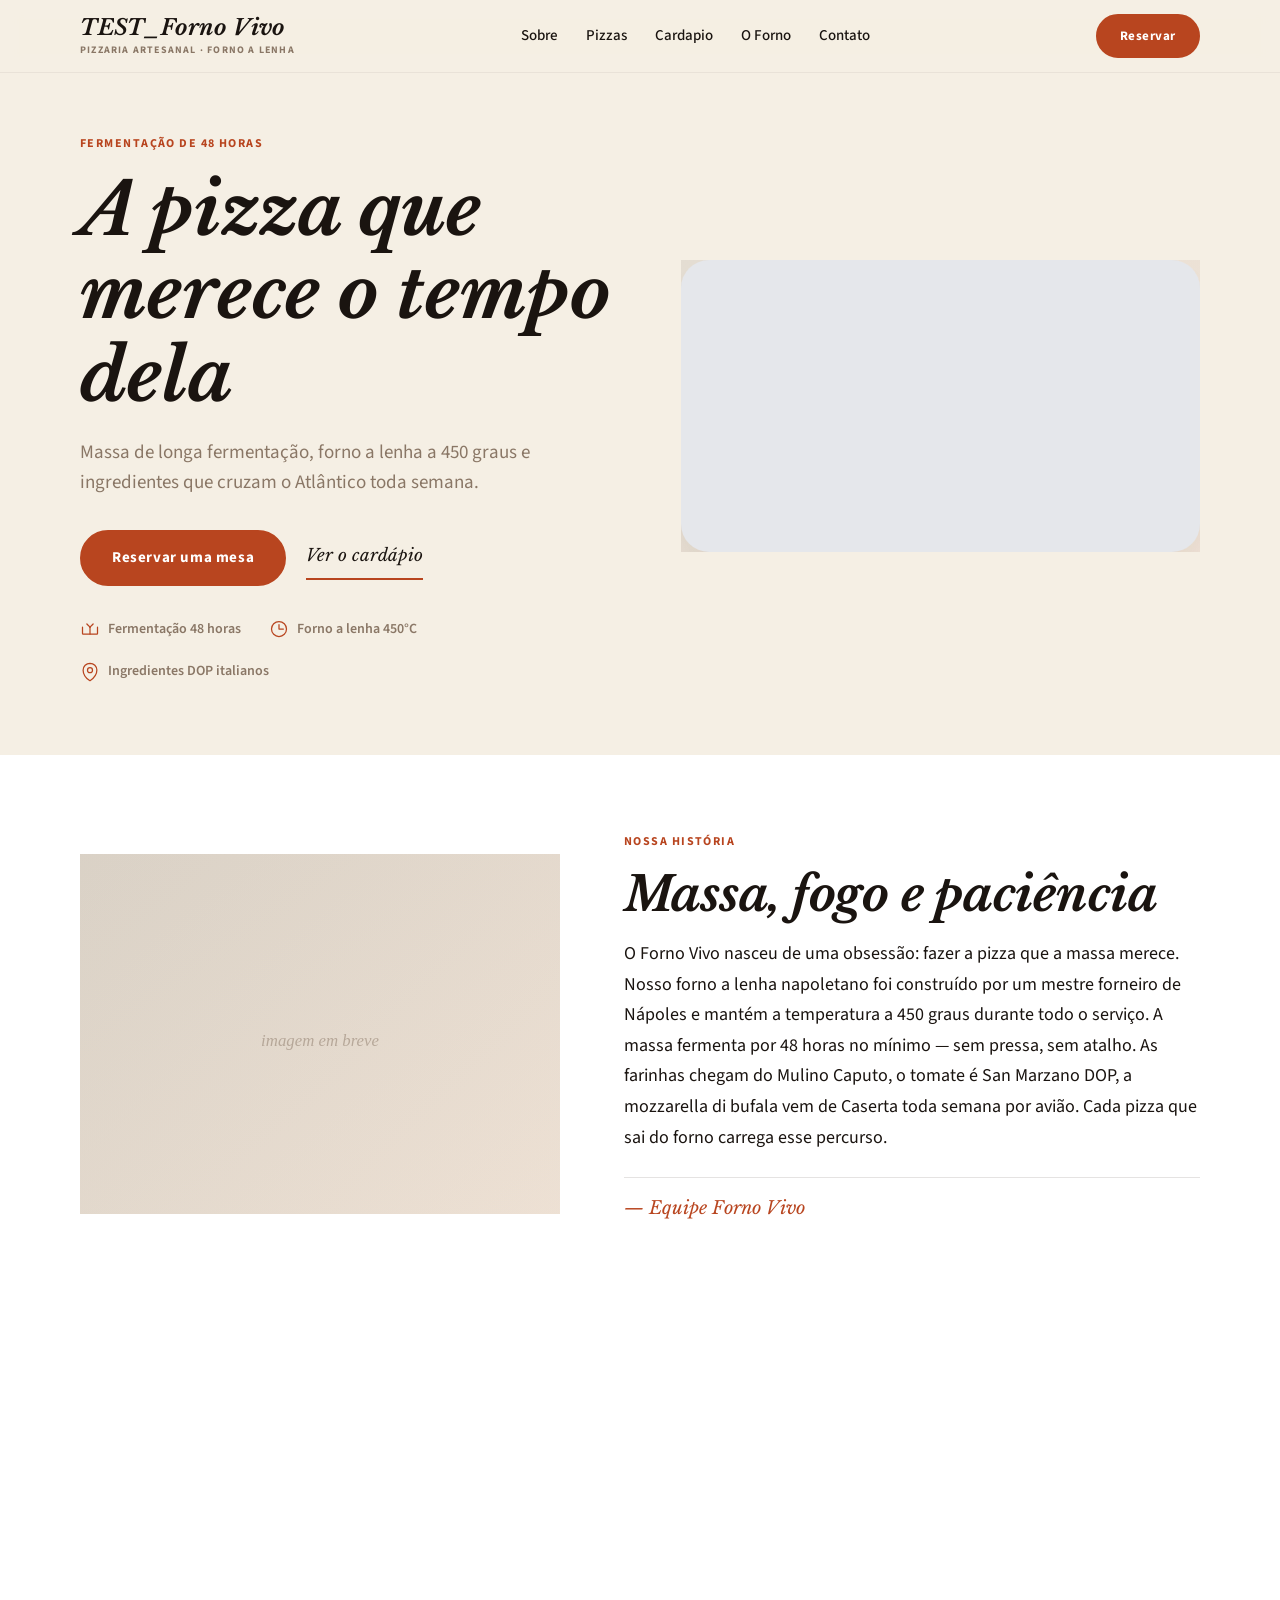
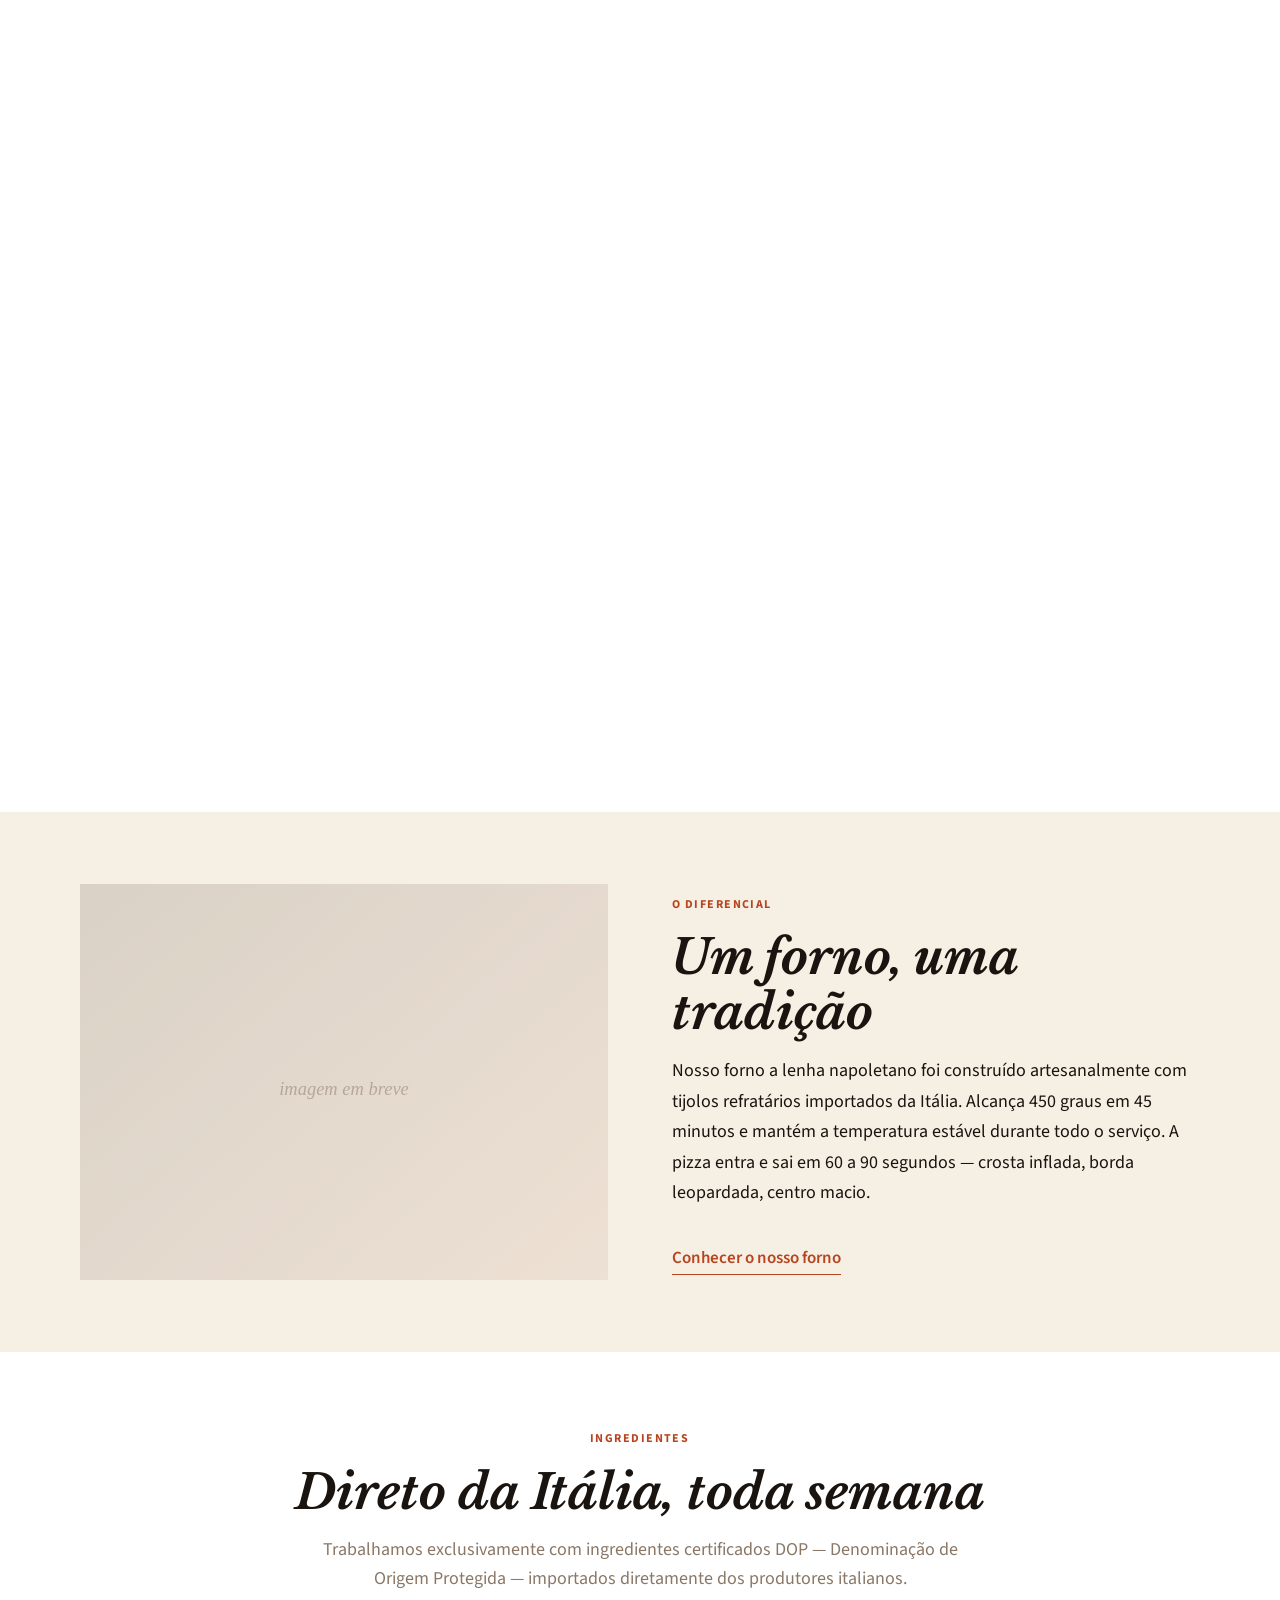
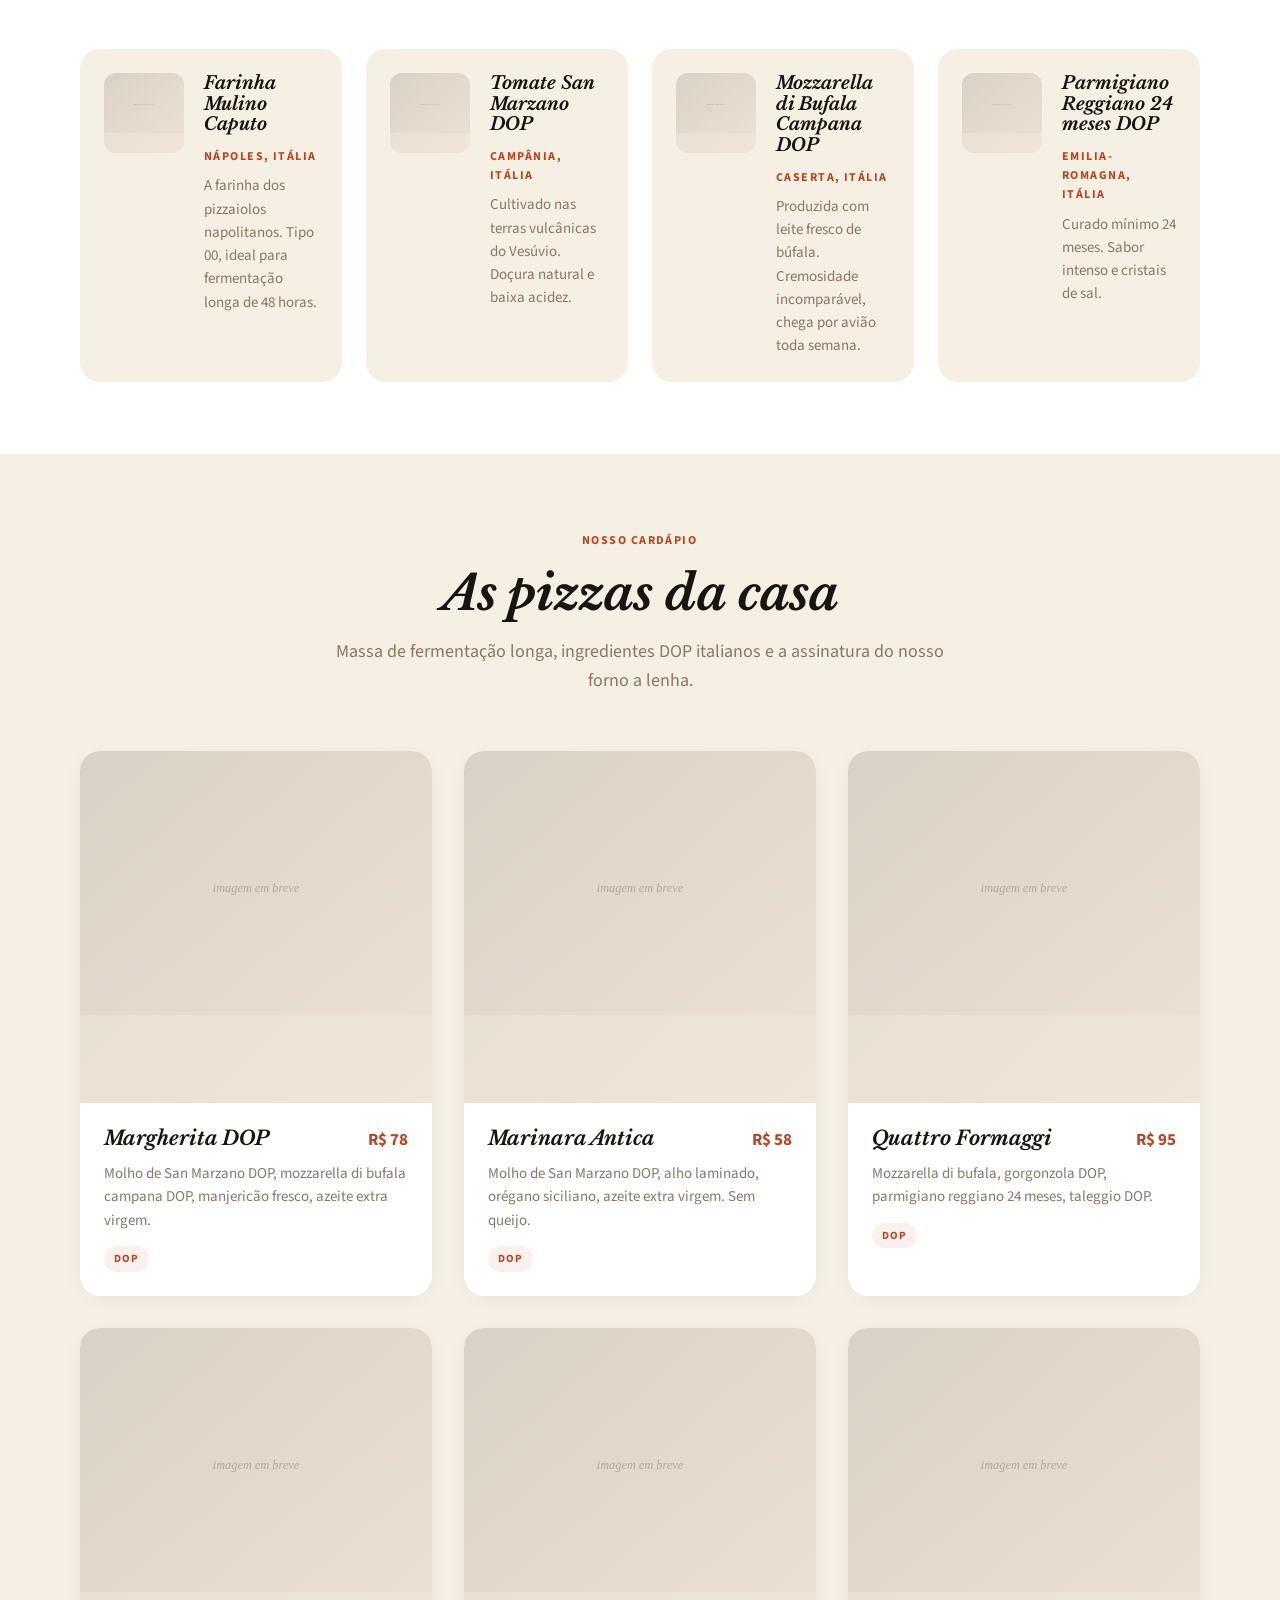
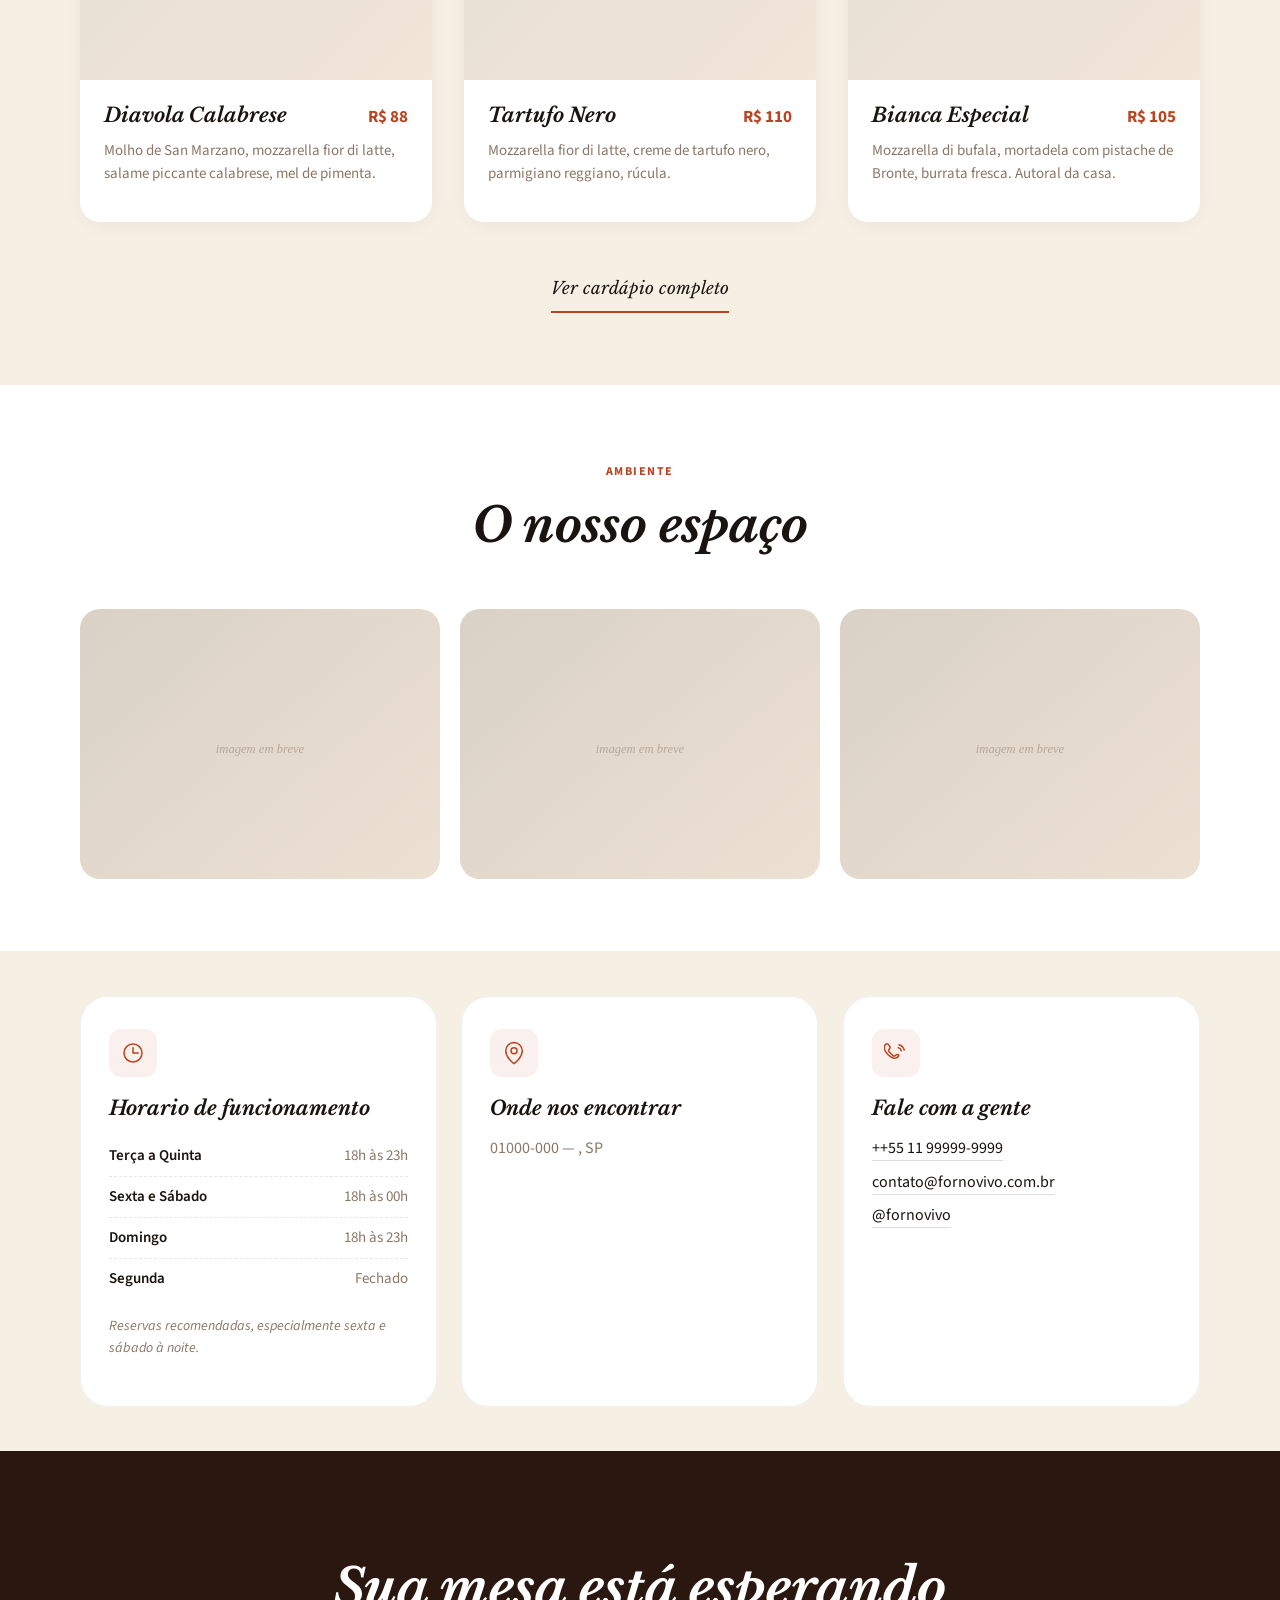
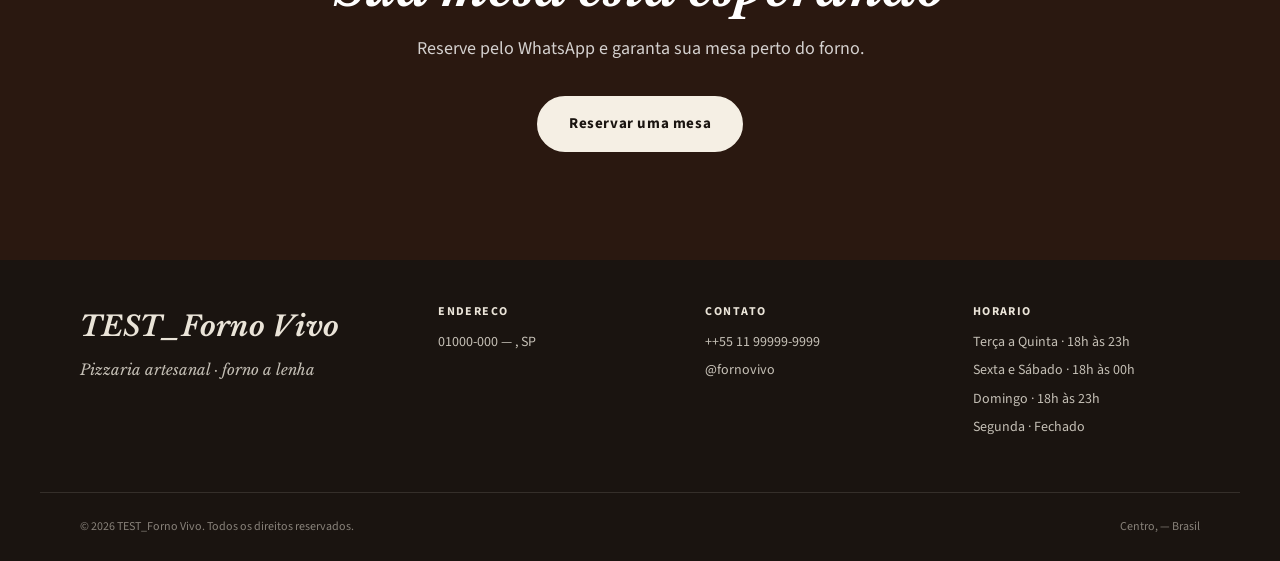
<file: index.html>
<!DOCTYPE html>
<html lang="pt-BR">
<head>
  <meta charset="UTF-8">
  <meta name="viewport" content="width=device-width, initial-scale=1.0">

  <!-- SEO -->
  <title>TEST_Forno Vivo | Pizzaria artesanal · forno a lenha em Centro, </title>
  <meta name="description" content="Pizzaria artesanal com forno a lenha em São Paulo. Massa de fermentação de 48 horas e ingredientes DOP italianos. Reserve sua mesa.">

  <!-- OpenGraph -->
  <meta property="og:title" content="TEST_Forno Vivo | Pizzaria artesanal · forno a lenha">
  <meta property="og:description" content="Pizzaria artesanal com forno a lenha em São Paulo. Massa de fermentação de 48 horas e ingredientes DOP italianos. Reserve sua mesa.">
  <meta property="og:image" content="assets/og-placeholder.jpg">
  <meta property="og:type" content="restaurant.restaurant">
  <meta property="og:locale" content="pt_BR">

  <!-- Twitter -->
  <meta name="twitter:card" content="summary_large_image">

  <!-- Favicon -->
  <link rel="icon" type="image/png" href="assets/favicon.png">

  <!-- Google Fonts -->
  <link rel="preconnect" href="https://fonts.googleapis.com">
  <link rel="preconnect" href="https://fonts.gstatic.com" crossorigin>
  <link href="https://fonts.googleapis.com/css2?family=Libre+Baskerville:ital,wght@0,400;0,700;1,400;1,700&family=Source+Sans+3:wght@300;400;600;700&display=swap" rel="stylesheet">

  <link rel="stylesheet" href="style.css">

  <!-- Schema.org Restaurant -->
  <script type="application/ld+json">
  {
    "@context": "https://schema.org",
    "@type": "Restaurant",
    "name": "TEST_Forno Vivo",
    "image": "assets/og-placeholder.jpg",
    "telephone": "+",
    "servesCuisine": "Pizzaria artesanal · forno a lenha",
    "priceRange": "$$$",
    "address": {
      "@type": "PostalAddress",
      "streetAddress": "",
      "addressLocality": "",
      "postalCode": "01000-000",
      "addressCountry": "BR"
    },
    "url": "https://fornovivo.com.br"
  }
  </script>
<script>window.__imgFallback=function(img,label){img.onerror=null;img.alt=label||'';img.style.cssText='background:#e5e7eb;min-height:40px';img.src='data:image/svg+xml,%3Csvg xmlns%3D%22http%3A%2F%2Fwww.w3.org%2F2000%2Fsvg%22 viewBox%3D%220 0 1 1%22%3E%3C%2Fsvg%3E';};</script>
</head>
<body>

  <!-- ============================================ -->
  <!-- NAVBAR -->
  <!-- ============================================ -->
  <header class="navbar">
    <div class="container nav-inner">
      <a href="index.html" class="brand">
        <span class="brand-name">TEST_Forno Vivo</span>
        <span class="brand-tag">Pizzaria artesanal · forno a lenha</span>
      </a>
      <nav class="nav-links" aria-label="Navegacao principal">
        <a href="#manifesto">Sobre</a>
        <a href="#menu-highlights">Pizzas</a>
        <a href="menu.html">Cardapio</a>
        <a href="forno.html">O Forno</a>
        <a href="#info">Contato</a>
      </nav>
      <a href="https://wa.me/?text=Ol%C3%A1%2C%20gostaria%20de%20reservar%20uma%20mesa%20no%20Forno%20Vivo." class="cta-primary cta-primary--compact" aria-label="Reservar via WhatsApp">
        Reservar
      </a>
    </div>
  </header>

  <!-- ============================================ -->
  <!-- 1. HERO -->
  <!-- ============================================ -->
  <section class="hero" id="top">
    <div class="container hero-grid">
      <div class="hero-text">
        <span class="eyebrow fade-up">Fermentação de 48 horas</span>
        <h1 class="hero-title fade-up fade-up-delay-1">A pizza que merece o <em>tempo</em> dela</h1>
        <p class="hero-sub fade-up fade-up-delay-2">Massa de longa fermentação, forno a lenha a 450 graus e ingredientes que cruzam o Atlântico toda semana.</p>
        <div class="hero-ctas fade-up fade-up-delay-3">
          <a href="https://wa.me/?text=Ol%C3%A1%2C%20gostaria%20de%20reservar%20uma%20mesa%20no%20Forno%20Vivo." class="cta-primary">
            Reservar uma mesa
          </a>
          <a href="menu.html" class="cta-secondary">
            Ver o cardápio
          </a>
        </div>
        <ul class="hero-badges fade-up fade-up-delay-4" aria-label="Destaques">
          <li>
            <svg class="badge-icon" xmlns="http://www.w3.org/2000/svg" width="20" height="20" viewBox="0 0 256 256" fill="none" stroke="currentColor" stroke-width="16" stroke-linecap="round" stroke-linejoin="round"><path d="M224,104v80a8,8,0,0,1-8,8H40a8,8,0,0,1-8-8V104"/><path d="M128,192V104"/><path d="M128,104,88,64"/><path d="M128,104l40-40"/></svg>
            Fermentação 48 horas
          </li>
          <li>
            <svg class="badge-icon" xmlns="http://www.w3.org/2000/svg" width="20" height="20" viewBox="0 0 256 256" fill="none" stroke="currentColor" stroke-width="16" stroke-linecap="round" stroke-linejoin="round"><circle cx="128" cy="128" r="96"/><polyline points="128 72 128 128 184 128"/></svg>
            Forno a lenha 450°C
          </li>
          <li>
            <svg class="badge-icon" xmlns="http://www.w3.org/2000/svg" width="20" height="20" viewBox="0 0 256 256" fill="none" stroke="currentColor" stroke-width="16" stroke-linecap="round" stroke-linejoin="round"><path d="M128,16a88,88,0,0,0-88,88c0,75.3,80,131.5,83.4,133.86a8,8,0,0,0,9.2,0C136,235.5,216,179.3,216,104A88.1,88.1,0,0,0,128,16Z"/><circle cx="128" cy="104" r="32"/></svg>
            Ingredientes DOP italianos
          </li>
        </ul>
      </div>
      <figure class="hero-image img-fallback fade-up fade-up-delay-2">
        <img src="https://8ispuxmgjxgu2r5q.public.blob.vercel-storage.com/stock-photos/ristoranti/hero/ristoranti-hero-08.webp" alt="Pizza margherita saindo do forno a lenha no Forno Vivo" width="1600" height="900" onerror="window.__imgFallback(this,'imagem em breve')">
      </figure>
    </div>
  </section>

  <!-- ============================================ -->
  <!-- 2. MANIFESTO / CHI SIAMO -->
  <!-- ============================================ -->
  <section class="manifesto" id="manifesto">
    <div class="container manifesto-grid">
      <figure class="manifesto-image img-fallback fade-up">
        <img src="https://8ispuxmgjxgu2r5q.public.blob.vercel-storage.com/stock-photos/ristoranti/ambiente/ristoranti-ambiente-08.webp" alt="Interior do Forno Vivo com forno a lenha ao fundo e mesas de madeira" loading="lazy" width="1200" height="800" onerror="window.__imgFallback(this,'imagem em breve')">
      </figure>
      <div class="manifesto-text">
        <span class="eyebrow fade-up">Nossa história</span>
        <h2 class="section-title fade-up fade-up-delay-1">Massa, fogo e paciência</h2>
        <p class="manifesto-body fade-up fade-up-delay-2">O Forno Vivo nasceu de uma obsessão: fazer a pizza que a massa merece. Nosso forno a lenha napoletano foi construído por um mestre forneiro de Nápoles e mantém a temperatura a 450 graus durante todo o serviço. A massa fermenta por 48 horas no mínimo — sem pressa, sem atalho. As farinhas chegam do Mulino Caputo, o tomate é San Marzano DOP, a mozzarella di bufala vem de Caserta toda semana por avião. Cada pizza que sai do forno carrega esse percurso.</p>
        <p class="manifesto-signature fade-up fade-up-delay-3">— Equipe Forno Vivo</p>
      </div>
    </div>
  </section>

  <!-- ============================================ -->
  <!-- 3. SCROLL ANIMATION — food-rustic -->
  <!-- scrollAnimationId: food-rustic -->
  <!-- ============================================ -->
  <section class="scroll-animation" id="scroll-anim" aria-label="Sequencia cinematografica: massa artesanal de longa fermentacao">
    <div class="scroll-anim-pin">
      <canvas id="scroll-canvas" aria-hidden="true"></canvas>
    </div>
  </section>

  <!-- ============================================ -->
  <!-- 4. IL FORNO (differenziatore) -->
  <!-- ============================================ -->
  <section class="forno-section" id="forno">
    <div class="container forno-grid">
      <figure class="forno-image img-fallback fade-up">
        <img src="https://8ispuxmgjxgu2r5q.public.blob.vercel-storage.com/stock-photos/ristoranti/detalhe/ristoranti-detalhe-07.webp" alt="Forno a lenha napoletano do Forno Vivo com chama viva" loading="lazy" width="1200" height="800" onerror="window.__imgFallback(this,'imagem em breve')">
      </figure>
      <div class="forno-text">
        <span class="eyebrow fade-up">O diferencial</span>
        <h2 class="section-title fade-up fade-up-delay-1">Um forno, uma tradição</h2>
        <p class="forno-body fade-up fade-up-delay-2">Nosso forno a lenha napoletano foi construído artesanalmente com tijolos refratários importados da Itália. Alcança 450 graus em 45 minutos e mantém a temperatura estável durante todo o serviço. A pizza entra e sai em 60 a 90 segundos — crosta inflada, borda leopardada, centro macio.</p>
        <a href="forno.html" class="cta-link fade-up fade-up-delay-3">Conhecer o nosso forno</a>
      </div>
    </div>
  </section>

  <!-- ============================================ -->
  <!-- 5. INGREDIENTI DOP -->
  <!-- ============================================ -->
  <section class="dop" id="dop">
    <div class="container">
      <header class="section-header">
        <span class="eyebrow fade-up">Ingredientes</span>
        <h2 class="section-title fade-up fade-up-delay-1">Direto da Itália, toda semana</h2>
        <p class="section-lede fade-up fade-up-delay-2">Trabalhamos exclusivamente com ingredientes certificados DOP — Denominação de Origem Protegida — importados diretamente dos produtores italianos.</p>
      </header>
      <div class="dop-grid">
        <article class="dop-card stagger-card" data-stagger="0">
          <div class="dop-card-image img-fallback">
            <img src="https://8ispuxmgjxgu2r5q.public.blob.vercel-storage.com/stock-photos/ristoranti/ambiente/ristoranti-ambiente-02.webp" alt="Saco de farinha Mulino Caputo tipo 00" loading="lazy" width="600" height="400" onerror="window.__imgFallback(this,'imagem em breve')">
          </div>
          <div>
            <h3 class="dop-card-name">Farinha Mulino Caputo</h3>
            <p class="dop-card-origin">Nápoles, Itália</p>
            <p class="dop-card-desc">A farinha dos pizzaiolos napolitanos. Tipo 00, ideal para fermentação longa de 48 horas.</p>
          </div>
        </article>
        <article class="dop-card stagger-card" data-stagger="1">
          <div class="dop-card-image img-fallback">
            <img src="https://8ispuxmgjxgu2r5q.public.blob.vercel-storage.com/stock-photos/ristoranti/detalhe/ristoranti-detalhe-16.webp" alt="Tomates San Marzano DOP em lata" loading="lazy" width="600" height="400" onerror="window.__imgFallback(this,'imagem em breve')">
          </div>
          <div>
            <h3 class="dop-card-name">Tomate San Marzano DOP</h3>
            <p class="dop-card-origin">Campânia, Itália</p>
            <p class="dop-card-desc">Cultivado nas terras vulcânicas do Vesúvio. Doçura natural e baixa acidez.</p>
          </div>
        </article>
        <article class="dop-card stagger-card" data-stagger="2">
          <div class="dop-card-image img-fallback">
            <img src="https://8ispuxmgjxgu2r5q.public.blob.vercel-storage.com/stock-photos/ristoranti/equipe/ristoranti-equipe-08.webp" alt="Mozzarella di bufala campana fresca" loading="lazy" width="600" height="400" onerror="window.__imgFallback(this,'imagem em breve')">
          </div>
          <div>
            <h3 class="dop-card-name">Mozzarella di Bufala Campana DOP</h3>
            <p class="dop-card-origin">Caserta, Itália</p>
            <p class="dop-card-desc">Produzida com leite fresco de búfala. Cremosidade incomparável, chega por avião toda semana.</p>
          </div>
        </article>
        <article class="dop-card stagger-card" data-stagger="3">
          <div class="dop-card-image img-fallback">
            <img src="https://8ispuxmgjxgu2r5q.public.blob.vercel-storage.com/stock-photos/ristoranti/ambiente/ristoranti-ambiente-05.webp" alt="Pedaço de parmigiano reggiano curado" loading="lazy" width="600" height="400" onerror="window.__imgFallback(this,'imagem em breve')">
          </div>
          <div>
            <h3 class="dop-card-name">Parmigiano Reggiano 24 meses DOP</h3>
            <p class="dop-card-origin">Emilia-Romagna, Itália</p>
            <p class="dop-card-desc">Curado mínimo 24 meses. Sabor intenso e cristais de sal.</p>
          </div>
        </article>
      </div>
    </div>
  </section>

  <!-- ============================================ -->
  <!-- 6. MENU HIGHLIGHTS -->
  <!-- ============================================ -->
  <section class="menu-hl" id="menu-highlights">
    <div class="container">
      <header class="section-header">
        <span class="eyebrow fade-up">Nosso cardápio</span>
        <h2 class="section-title fade-up fade-up-delay-1">As pizzas da casa</h2>
        <p class="section-lede fade-up fade-up-delay-2">Massa de fermentação longa, ingredientes DOP italianos e a assinatura do nosso forno a lenha.</p>
      </header>
      <div class="menu-hl-grid">
        <article class="menu-hl-card stagger-card" data-stagger="0">
          <div class="menu-hl-card-image img-fallback">
            <img src="https://8ispuxmgjxgu2r5q.public.blob.vercel-storage.com/stock-photos/ristoranti/ambiente/ristoranti-ambiente-04.webp" alt="Pizza margherita DOP com mozzarella di bufala e manjericão" loading="lazy" width="800" height="800" onerror="window.__imgFallback(this,'imagem em breve')">
          </div>
          <div class="menu-hl-card-body">
            <div class="menu-hl-card-head">
              <h3 class="menu-hl-card-title">Margherita DOP</h3>
              <span class="menu-hl-card-price">R$ 78</span>
            </div>
            <p class="menu-hl-card-desc">Molho de San Marzano DOP, mozzarella di bufala campana DOP, manjericão fresco, azeite extra virgem.</p>
            <span class="dop-badge">DOP</span>
          </div>
        </article>
        <article class="menu-hl-card stagger-card" data-stagger="1">
          <div class="menu-hl-card-image img-fallback">
            <img src="https://8ispuxmgjxgu2r5q.public.blob.vercel-storage.com/stock-photos/ristoranti/detalhe/ristoranti-detalhe-05.webp" alt="Pizza marinara com alho e orégano" loading="lazy" width="800" height="800" onerror="window.__imgFallback(this,'imagem em breve')">
          </div>
          <div class="menu-hl-card-body">
            <div class="menu-hl-card-head">
              <h3 class="menu-hl-card-title">Marinara Antica</h3>
              <span class="menu-hl-card-price">R$ 58</span>
            </div>
            <p class="menu-hl-card-desc">Molho de San Marzano DOP, alho laminado, orégano siciliano, azeite extra virgem. Sem queijo.</p>
            <span class="dop-badge">DOP</span>
          </div>
        </article>
        <article class="menu-hl-card stagger-card" data-stagger="2">
          <div class="menu-hl-card-image img-fallback">
            <img src="https://8ispuxmgjxgu2r5q.public.blob.vercel-storage.com/stock-photos/ristoranti/equipe/ristoranti-equipe-06.webp" alt="Pizza quattro formaggi com quatro queijos italianos" loading="lazy" width="800" height="800" onerror="window.__imgFallback(this,'imagem em breve')">
          </div>
          <div class="menu-hl-card-body">
            <div class="menu-hl-card-head">
              <h3 class="menu-hl-card-title">Quattro Formaggi</h3>
              <span class="menu-hl-card-price">R$ 95</span>
            </div>
            <p class="menu-hl-card-desc">Mozzarella di bufala, gorgonzola DOP, parmigiano reggiano 24 meses, taleggio DOP.</p>
            <span class="dop-badge">DOP</span>
          </div>
        </article>
        <article class="menu-hl-card stagger-card" data-stagger="3">
          <div class="menu-hl-card-image img-fallback">
            <img src="https://8ispuxmgjxgu2r5q.public.blob.vercel-storage.com/stock-photos/ristoranti/ambiente/ristoranti-ambiente-16.webp" alt="Pizza diavola com salame calabrese e mel de pimenta" loading="lazy" width="800" height="800" onerror="window.__imgFallback(this,'imagem em breve')">
          </div>
          <div class="menu-hl-card-body">
            <div class="menu-hl-card-head">
              <h3 class="menu-hl-card-title">Diavola Calabrese</h3>
              <span class="menu-hl-card-price">R$ 88</span>
            </div>
            <p class="menu-hl-card-desc">Molho de San Marzano, mozzarella fior di latte, salame piccante calabrese, mel de pimenta.</p>
            
          </div>
        </article>
        <article class="menu-hl-card stagger-card" data-stagger="4">
          <div class="menu-hl-card-image img-fallback">
            <img src="https://8ispuxmgjxgu2r5q.public.blob.vercel-storage.com/stock-photos/ristoranti/detalhe/ristoranti-detalhe-03.webp" alt="Pizza tartufo nero com trufa e rúcula" loading="lazy" width="800" height="800" onerror="window.__imgFallback(this,'imagem em breve')">
          </div>
          <div class="menu-hl-card-body">
            <div class="menu-hl-card-head">
              <h3 class="menu-hl-card-title">Tartufo Nero</h3>
              <span class="menu-hl-card-price">R$ 110</span>
            </div>
            <p class="menu-hl-card-desc">Mozzarella fior di latte, creme de tartufo nero, parmigiano reggiano, rúcula.</p>
            
          </div>
        </article>
        <article class="menu-hl-card stagger-card" data-stagger="5">
          <div class="menu-hl-card-image img-fallback">
            <img src="https://8ispuxmgjxgu2r5q.public.blob.vercel-storage.com/stock-photos/ristoranti/equipe/ristoranti-equipe-02.webp" alt="Pizza bianca com mortadela, pistache e burrata" loading="lazy" width="800" height="800" onerror="window.__imgFallback(this,'imagem em breve')">
          </div>
          <div class="menu-hl-card-body">
            <div class="menu-hl-card-head">
              <h3 class="menu-hl-card-title">Bianca Especial</h3>
              <span class="menu-hl-card-price">R$ 105</span>
            </div>
            <p class="menu-hl-card-desc">Mozzarella di bufala, mortadela com pistache de Bronte, burrata fresca. Autoral da casa.</p>
            
          </div>
        </article>
      </div>
      <div class="menu-hl-foot fade-up">
        <a href="menu.html" class="cta-secondary">Ver cardápio completo</a>
      </div>
    </div>
  </section>

  <!-- ============================================ -->
  <!-- 7. AMBIENTE -->
  <!-- ============================================ -->
  <section class="ambiente" id="ambiente">
    <div class="container">
      <header class="section-header">
        <span class="eyebrow fade-up">Ambiente</span>
        <h2 class="section-title fade-up fade-up-delay-1">O nosso espaço</h2>
      </header>
      <div class="ambiente-grid">
        <figure class="ambiente-tile img-fallback stagger-card" data-stagger="0">
          <img src="https://8ispuxmgjxgu2r5q.public.blob.vercel-storage.com/stock-photos/ristoranti/ambiente/ristoranti-ambiente-06.webp" alt="Salão interno do Forno Vivo com forno a lenha visível ao fundo" loading="lazy" width="1200" height="800" onerror="window.__imgFallback(this,'imagem em breve')">
        </figure>
        <figure class="ambiente-tile img-fallback stagger-card" data-stagger="1">
          <img src="https://8ispuxmgjxgu2r5q.public.blob.vercel-storage.com/stock-photos/ristoranti/detalhe/ristoranti-detalhe-06.webp" alt="Área externa do Forno Vivo com mesas e iluminação quente" loading="lazy" width="1200" height="800" onerror="window.__imgFallback(this,'imagem em breve')">
        </figure>
        <figure class="ambiente-tile img-fallback stagger-card" data-stagger="2">
          <img src="https://8ispuxmgjxgu2r5q.public.blob.vercel-storage.com/stock-photos/ristoranti/equipe/ristoranti-equipe-01.webp" alt="Detalhe da mesa posta com pizza e taça de vinho" loading="lazy" width="1200" height="800" onerror="window.__imgFallback(this,'imagem em breve')">
        </figure>
      </div>
    </div>
  </section>

  <!-- ============================================ -->
  <!-- 8. INFO — orari, indirizzo, mappa -->
  <!-- ============================================ -->
  <section class="info" id="info">
    <div class="container info-grid">

      <div class="info-block fade-up">
        <div class="info-icon-wrap" aria-hidden="true">
          <svg xmlns="http://www.w3.org/2000/svg" width="24" height="24" viewBox="0 0 256 256" fill="none" stroke="currentColor" stroke-width="16" stroke-linecap="round" stroke-linejoin="round"><circle cx="128" cy="128" r="96"/><polyline points="128 72 128 128 184 128"/></svg>
        </div>
        <h3 class="info-title">Horario de funcionamento</h3>
        <ul class="hours-list">
          <li>
            <span class="hours-day">Terça a Quinta</span>
            <span class="hours-time">18h às 23h</span>
          </li>
          <li>
            <span class="hours-day">Sexta e Sábado</span>
            <span class="hours-time">18h às 00h</span>
          </li>
          <li>
            <span class="hours-day">Domingo</span>
            <span class="hours-time">18h às 23h</span>
          </li>
          <li>
            <span class="hours-day">Segunda</span>
            <span class="hours-time">Fechado</span>
          </li>
        </ul>
        <p style="margin-top:16px;font-size:14px;font-style:italic;color:var(--brand-muted);">Reservas recomendadas, especialmente sexta e sábado à noite.</p>
      </div>

      <div class="info-block fade-up">
        <div class="info-icon-wrap" aria-hidden="true">
          <svg xmlns="http://www.w3.org/2000/svg" width="24" height="24" viewBox="0 0 256 256" fill="none" stroke="currentColor" stroke-width="16" stroke-linecap="round" stroke-linejoin="round"><path d="M128,16a88,88,0,0,0-88,88c0,75.3,80,131.5,83.4,133.86a8,8,0,0,0,9.2,0C136,235.5,216,179.3,216,104A88.1,88.1,0,0,0,128,16Z"/><circle cx="128" cy="104" r="32"/></svg>
        </div>
        <h3 class="info-title">Onde nos encontrar</h3>
        <address class="info-address">
          <span class="address-street"></span>
          <span class="address-city">01000-000 — , SP</span>
        </address>
      </div>

      <div class="info-block fade-up">
        <div class="info-icon-wrap" aria-hidden="true">
          <svg xmlns="http://www.w3.org/2000/svg" width="24" height="24" viewBox="0 0 256 256" fill="none" stroke="currentColor" stroke-width="16" stroke-linecap="round" stroke-linejoin="round"><path d="M159.4,40A80.1,80.1,0,0,1,216,96.6"/><path d="M151.1,70.9a48,48,0,0,1,34,34"/><path d="M156.4,151.6a23.6,23.6,0,0,0-32.6.6h0a23.6,23.6,0,0,1-32.6.6L56.5,118a23.6,23.6,0,0,1,.6-32.6h0a23.6,23.6,0,0,0,.6-32.6L41.4,33.4a16,16,0,0,0-23,.3C-3.8,57.6-1.8,99.6,42,143.4s85.8,45.8,109.7,23.5a16,16,0,0,0,.3-23Z"/></svg>
        </div>
        <h3 class="info-title">Fale com a gente</h3>
        <p class="info-line"><a href="tel:+" class="info-link">++55 11 99999-9999</a></p>
        <p class="info-line"><a href="mailto:contato@fornovivo.com.br" class="info-link">contato@fornovivo.com.br</a></p>
        <p class="info-line"><a href="https://instagram.com/fornovivo" target="_blank" rel="noopener" class="info-link">@fornovivo</a></p>
      </div>

    </div>
  </section>

  <!-- ============================================ -->
  <!-- 9. CTA BAND -->
  <!-- ============================================ -->
  <section class="cta-band">
    <div class="container">
      <h2 class="cta-band-title fade-up">Sua mesa está esperando</h2>
      <p class="cta-band-sub fade-up fade-up-delay-1">Reserve pelo WhatsApp e garanta sua mesa perto do forno.</p>
      <a href="https://wa.me/?text=Ol%C3%A1%2C%20gostaria%20de%20reservar%20uma%20mesa%20no%20Forno%20Vivo." class="cta-primary cta-primary--light fade-up fade-up-delay-2">
        Reservar uma mesa
      </a>
    </div>
  </section>

  <!-- ============================================ -->
  <!-- 10. FOOTER -->
  <!-- ============================================ -->
  <footer class="footer">
    <div class="container footer-grid">
      <div class="footer-brand">
        <span class="footer-brand-name">TEST_Forno Vivo</span>
        <p class="footer-tag">Pizzaria artesanal · forno a lenha</p>
      </div>
      <div class="footer-col">
        <h4 class="footer-title">Endereco</h4>
        <p></p>
        <p>01000-000 — , SP</p>
      </div>
      <div class="footer-col">
        <h4 class="footer-title">Contato</h4>
        <p><a href="tel:+">++55 11 99999-9999</a></p>
        <p><a href="https://instagram.com/fornovivo" target="_blank" rel="noopener">@fornovivo</a></p>
      </div>
      <div class="footer-col">
        <h4 class="footer-title">Horario</h4>
        <p>Terça a Quinta · 18h às 23h</p>
        <p>Sexta e Sábado · 18h às 00h</p>
        <p>Domingo · 18h às 23h</p>
        <p>Segunda · Fechado</p>
      </div>
    </div>
    <div class="footer-bottom container">
      <span>&copy; <span id="year">2026</span> TEST_Forno Vivo. Todos os direitos reservados.</span>
      <span class="footer-cnpj">Centro,  — Brasil</span>
    </div>
  </footer>

  <script src="script.js" defer></script>
</body>
</html>
</file>
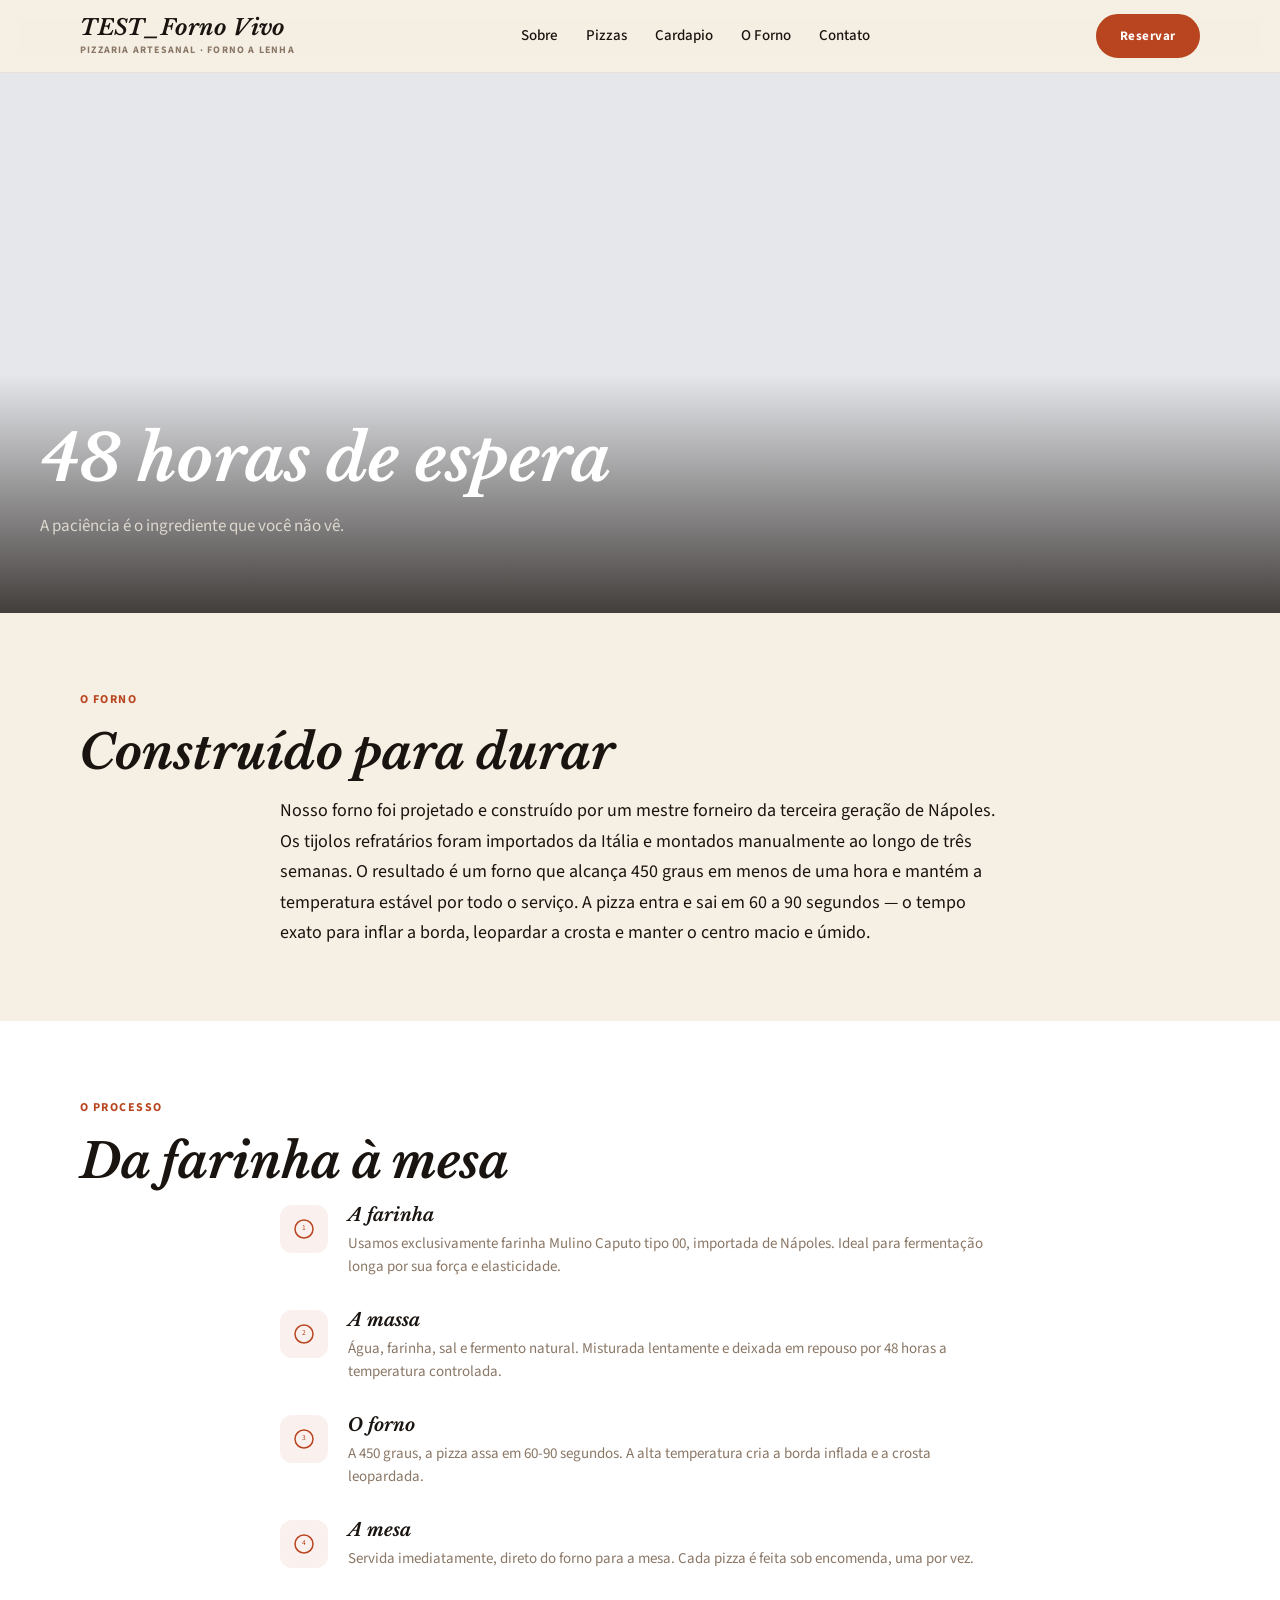
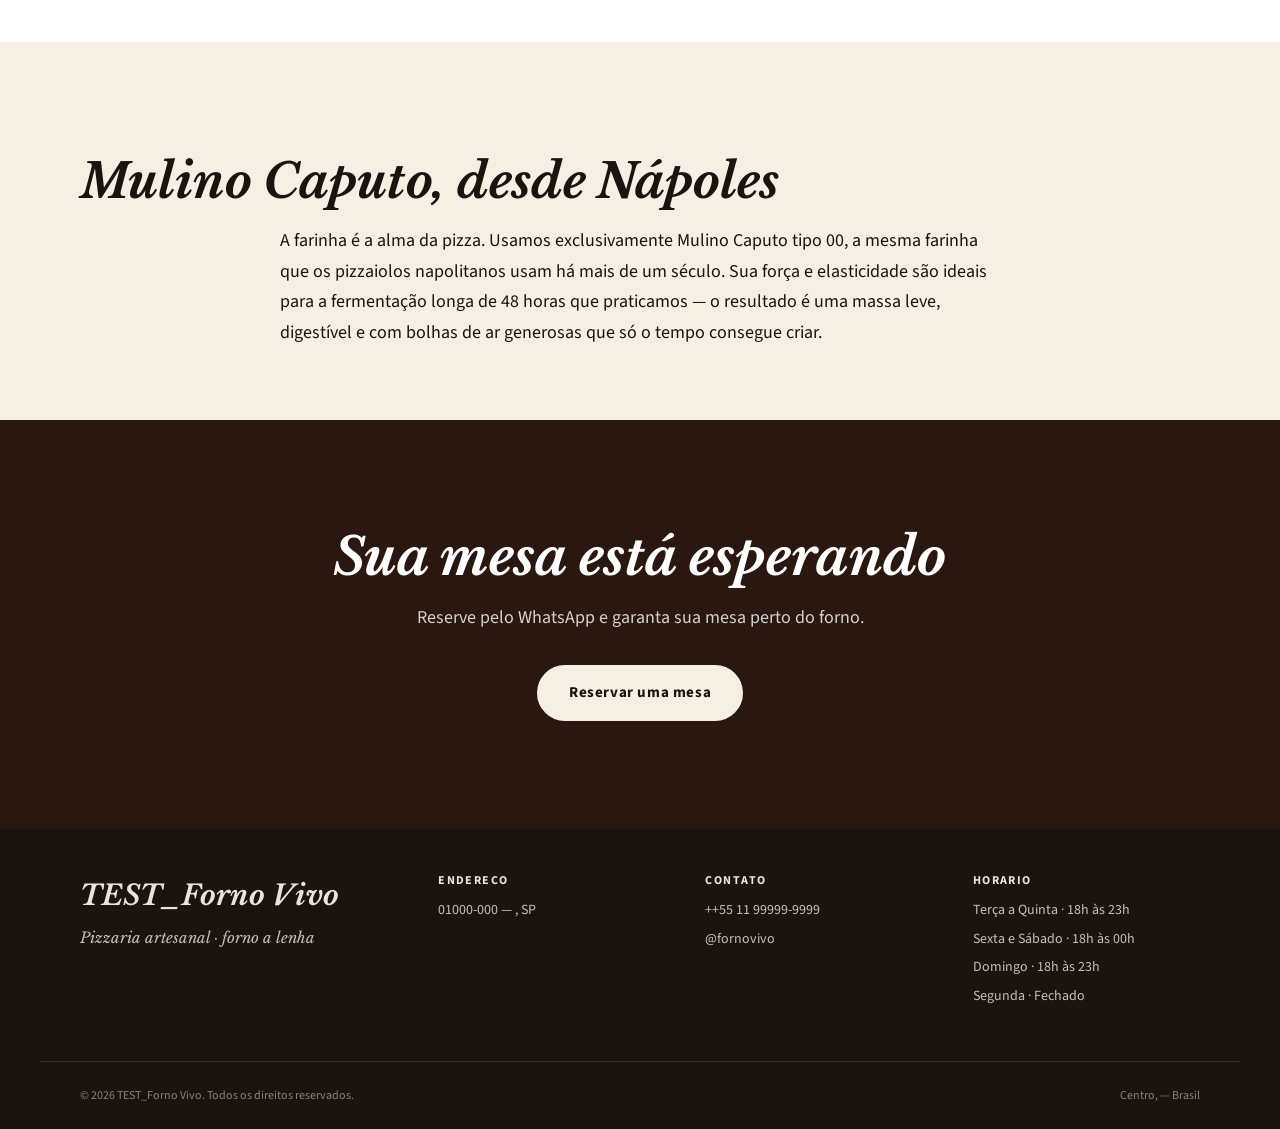
<file: forno.html>
<!DOCTYPE html>
<html lang="pt-BR">
<head>
  <meta charset="UTF-8">
  <meta name="viewport" content="width=device-width, initial-scale=1.0">
  <title>O Forno | TEST_Forno Vivo</title>
  <meta name="description" content="48 horas de fermentacao natural, forno a lenha napoletano e farinhas italianas DOP. Conheca o processo do TEST_Forno Vivo.">
  <meta property="og:title" content="O Forno | TEST_Forno Vivo">
  <meta property="og:description" content="Pizzaria artesanal com forno a lenha em São Paulo. Massa de fermentação de 48 horas e ingredientes DOP italianos. Reserve sua mesa.">
  <meta property="og:image" content="assets/og-placeholder.jpg">
  <meta property="og:locale" content="pt_BR">
  <meta name="twitter:card" content="summary_large_image">
  <link rel="icon" type="image/png" href="assets/favicon.png">
  <link rel="preconnect" href="https://fonts.googleapis.com">
  <link rel="preconnect" href="https://fonts.gstatic.com" crossorigin>
  <link href="https://fonts.googleapis.com/css2?family=Libre+Baskerville:ital,wght@0,400;0,700;1,400;1,700&family=Source+Sans+3:wght@300;400;600;700&display=swap" rel="stylesheet">
  <link rel="stylesheet" href="style.css">
<script>window.__imgFallback=function(img,label){img.onerror=null;img.alt=label||'';img.style.cssText='background:#e5e7eb;min-height:40px';img.src='data:image/svg+xml,%3Csvg xmlns%3D%22http%3A%2F%2Fwww.w3.org%2F2000%2Fsvg%22 viewBox%3D%220 0 1 1%22%3E%3C%2Fsvg%3E';};</script>
</head>
<body>

  <!-- NAVBAR -->
  <header class="navbar">
    <div class="container nav-inner">
      <a href="index.html" class="brand">
        <span class="brand-name">TEST_Forno Vivo</span>
        <span class="brand-tag">Pizzaria artesanal · forno a lenha</span>
      </a>
      <nav class="nav-links" aria-label="Navegacao principal">
        <a href="index.html#manifesto">Sobre</a>
        <a href="index.html#menu-highlights">Pizzas</a>
        <a href="menu.html">Cardapio</a>
        <a href="forno.html">O Forno</a>
        <a href="index.html#info">Contato</a>
      </nav>
      <a href="https://wa.me/?text=Ol%C3%A1%2C%20gostaria%20de%20reservar%20uma%20mesa%20no%20Forno%20Vivo." class="cta-primary cta-primary--compact" aria-label="Reservar via WhatsApp">
        Reservar
      </a>
    </div>
  </header>

  <!-- HERO FORNO -->
  <section class="forno-hero">
    <img class="forno-hero-bg" src="https://8ispuxmgjxgu2r5q.public.blob.vercel-storage.com/stock-photos/ristoranti/detalhe/ristoranti-detalhe-04.webp" alt="Forno a lenha napoletano do Forno Vivo com chamas vivas" width="1600" height="900" onerror="window.__imgFallback(this,'imagem em breve')">
    <div class="forno-hero-overlay">
      <h1 class="forno-hero-title fade-up">48 horas de espera</h1>
      <p class="forno-hero-sub fade-up fade-up-delay-1">A paciência é o ingrediente que você não vê.</p>
    </div>
  </section>

  <!-- STORIA DEL FORNO -->
  <section class="forno-story">
    <div class="container">
      <span class="eyebrow fade-up">O forno</span>
      <h2 class="section-title fade-up fade-up-delay-1">Construído para durar</h2>
      <p class="forno-story-body fade-up fade-up-delay-2">Nosso forno foi projetado e construído por um mestre forneiro da terceira geração de Nápoles. Os tijolos refratários foram importados da Itália e montados manualmente ao longo de três semanas. O resultado é um forno que alcança 450 graus em menos de uma hora e mantém a temperatura estável por todo o serviço. A pizza entra e sai em 60 a 90 segundos — o tempo exato para inflar a borda, leopardar a crosta e manter o centro macio e úmido.</p>
    </div>
  </section>

  <!-- PROCESSO DI LIEVITAZIONE -->
  <section class="forno-process">
    <div class="container">
      <span class="eyebrow fade-up">O processo</span>
      <h2 class="section-title fade-up fade-up-delay-1">Da farinha à mesa</h2>
      <div class="process-grid">
        <div class="process-step stagger-card" data-stagger="0">
          <div class="process-icon" aria-hidden="true">
            <svg xmlns="http://www.w3.org/2000/svg" width="24" height="24" viewBox="0 0 256 256" fill="none" stroke="currentColor" stroke-width="16" stroke-linecap="round" stroke-linejoin="round"><circle cx="128" cy="128" r="96"/><text x="128" y="140" text-anchor="middle" font-size="80" fill="currentColor" stroke="none">1</text></svg>
          </div>
          <div>
            <h3 class="process-step-title">A farinha</h3>
            <p class="process-step-desc">Usamos exclusivamente farinha Mulino Caputo tipo 00, importada de Nápoles. Ideal para fermentação longa por sua força e elasticidade.</p>
          </div>
        </div>
        <div class="process-step stagger-card" data-stagger="1">
          <div class="process-icon" aria-hidden="true">
            <svg xmlns="http://www.w3.org/2000/svg" width="24" height="24" viewBox="0 0 256 256" fill="none" stroke="currentColor" stroke-width="16" stroke-linecap="round" stroke-linejoin="round"><circle cx="128" cy="128" r="96"/><text x="128" y="140" text-anchor="middle" font-size="80" fill="currentColor" stroke="none">2</text></svg>
          </div>
          <div>
            <h3 class="process-step-title">A massa</h3>
            <p class="process-step-desc">Água, farinha, sal e fermento natural. Misturada lentamente e deixada em repouso por 48 horas a temperatura controlada.</p>
          </div>
        </div>
        <div class="process-step stagger-card" data-stagger="2">
          <div class="process-icon" aria-hidden="true">
            <svg xmlns="http://www.w3.org/2000/svg" width="24" height="24" viewBox="0 0 256 256" fill="none" stroke="currentColor" stroke-width="16" stroke-linecap="round" stroke-linejoin="round"><circle cx="128" cy="128" r="96"/><text x="128" y="140" text-anchor="middle" font-size="80" fill="currentColor" stroke="none">3</text></svg>
          </div>
          <div>
            <h3 class="process-step-title">O forno</h3>
            <p class="process-step-desc">A 450 graus, a pizza assa em 60-90 segundos. A alta temperatura cria a borda inflada e a crosta leopardada.</p>
          </div>
        </div>
        <div class="process-step stagger-card" data-stagger="3">
          <div class="process-icon" aria-hidden="true">
            <svg xmlns="http://www.w3.org/2000/svg" width="24" height="24" viewBox="0 0 256 256" fill="none" stroke="currentColor" stroke-width="16" stroke-linecap="round" stroke-linejoin="round"><circle cx="128" cy="128" r="96"/><text x="128" y="140" text-anchor="middle" font-size="80" fill="currentColor" stroke="none">4</text></svg>
          </div>
          <div>
            <h3 class="process-step-title">A mesa</h3>
            <p class="process-step-desc">Servida imediatamente, direto do forno para a mesa. Cada pizza é feita sob encomenda, uma por vez.</p>
          </div>
        </div>
      </div>
    </div>
  </section>

  <!-- LE FARINE ITALIANE -->
  <section class="forno-farine">
    <div class="container">
      <span class="eyebrow fade-up">As farinhas</span>
      <h2 class="section-title fade-up fade-up-delay-1">Mulino Caputo, desde Nápoles</h2>
      <p class="forno-story-body fade-up fade-up-delay-2">A farinha é a alma da pizza. Usamos exclusivamente Mulino Caputo tipo 00, a mesma farinha que os pizzaiolos napolitanos usam há mais de um século. Sua força e elasticidade são ideais para a fermentação longa de 48 horas que praticamos — o resultado é uma massa leve, digestível e com bolhas de ar generosas que só o tempo consegue criar.</p>
    </div>
  </section>

  <!-- IL PIZZAIOLO -->

  <!-- CTA -->
  <section class="cta-band">
    <div class="container">
      <h2 class="cta-band-title fade-up">Sua mesa está esperando</h2>
      <p class="cta-band-sub fade-up fade-up-delay-1">Reserve pelo WhatsApp e garanta sua mesa perto do forno.</p>
      <a href="https://wa.me/?text=Ol%C3%A1%2C%20gostaria%20de%20reservar%20uma%20mesa%20no%20Forno%20Vivo." class="cta-primary cta-primary--light fade-up fade-up-delay-2">
        Reservar uma mesa
      </a>
    </div>
  </section>

  <!-- FOOTER -->
  <footer class="footer">
    <div class="container footer-grid">
      <div class="footer-brand">
        <span class="footer-brand-name">TEST_Forno Vivo</span>
        <p class="footer-tag">Pizzaria artesanal · forno a lenha</p>
      </div>
      <div class="footer-col">
        <h4 class="footer-title">Endereco</h4>
        <p></p>
        <p>01000-000 — , SP</p>
      </div>
      <div class="footer-col">
        <h4 class="footer-title">Contato</h4>
        <p><a href="tel:+">++55 11 99999-9999</a></p>
        <p><a href="https://instagram.com/fornovivo" target="_blank" rel="noopener">@fornovivo</a></p>
      </div>
      <div class="footer-col">
        <h4 class="footer-title">Horario</h4>
        <p>Terça a Quinta · 18h às 23h</p>
        <p>Sexta e Sábado · 18h às 00h</p>
        <p>Domingo · 18h às 23h</p>
        <p>Segunda · Fechado</p>
      </div>
    </div>
    <div class="footer-bottom container">
      <span>&copy; <span id="year">2026</span> TEST_Forno Vivo. Todos os direitos reservados.</span>
      <span>Centro,  — Brasil</span>
    </div>
  </footer>

  <script src="script.js" defer></script>
</body>
</html>
</file>
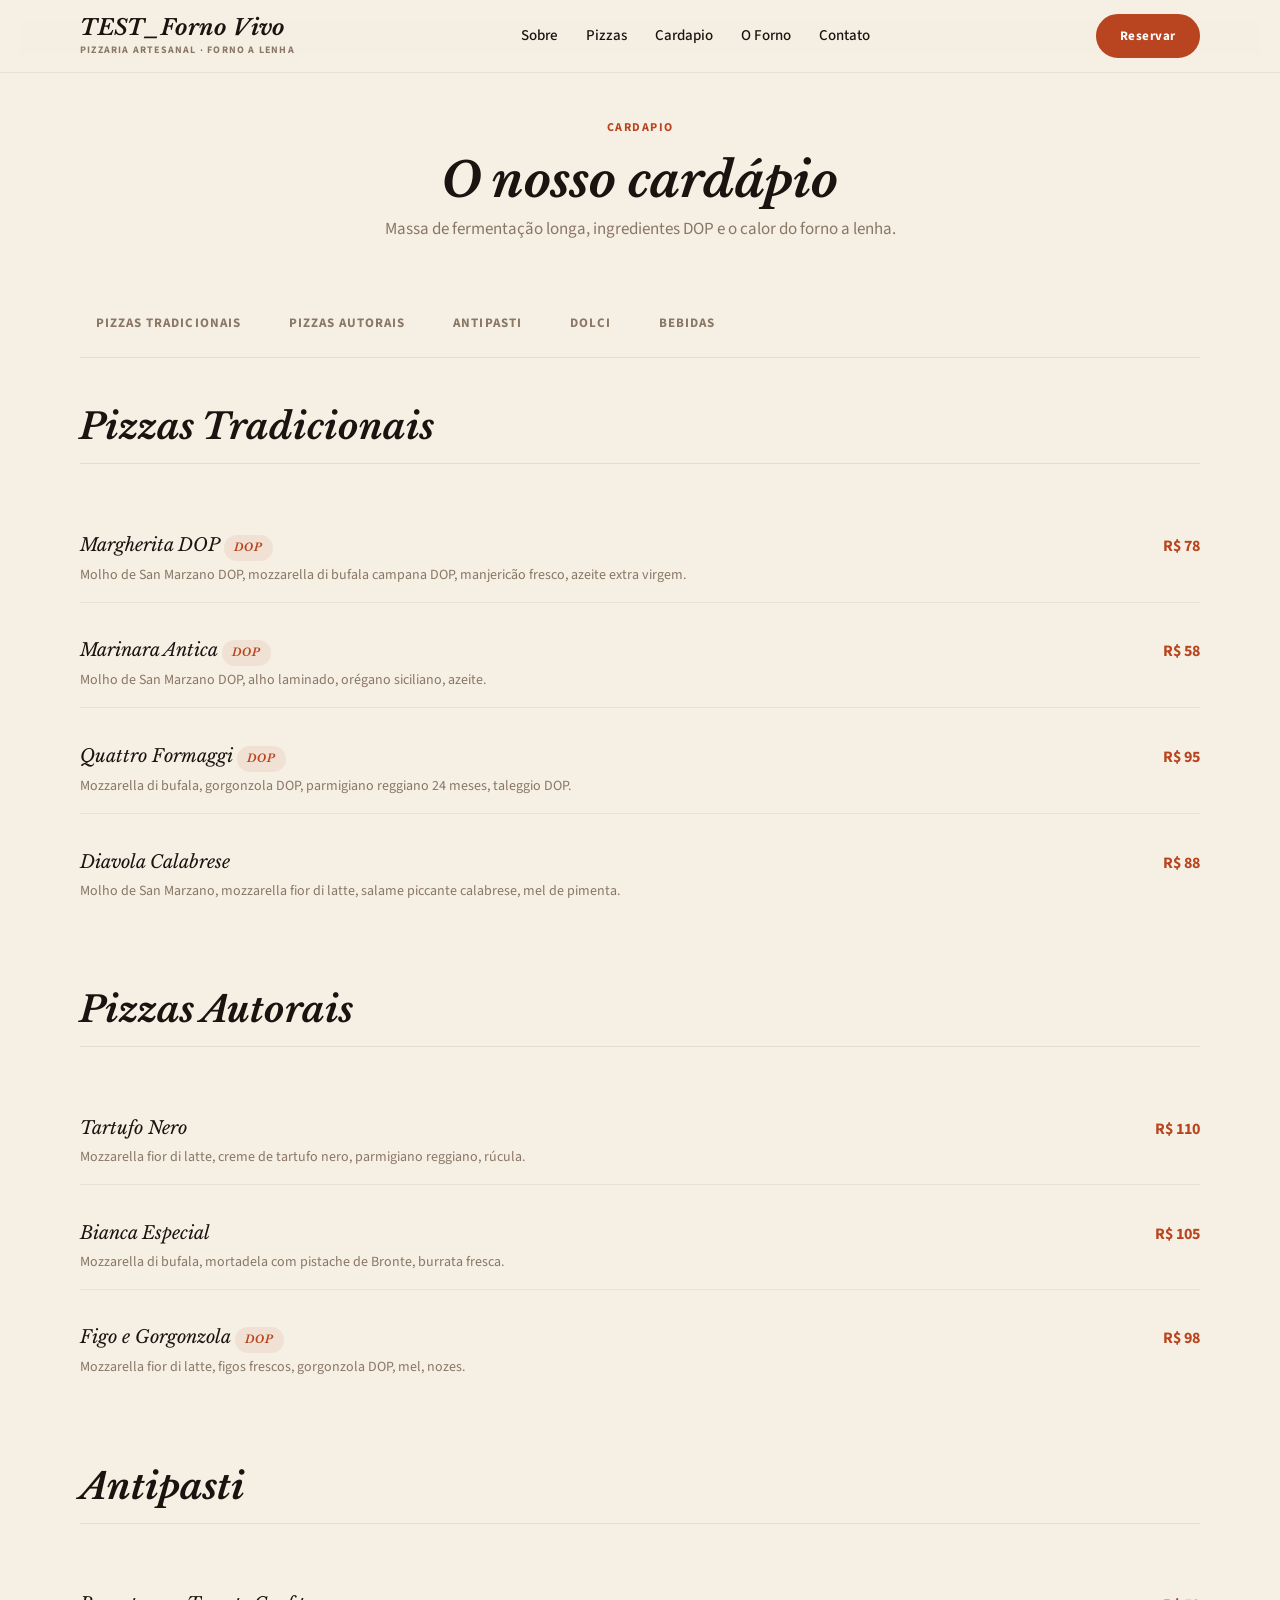
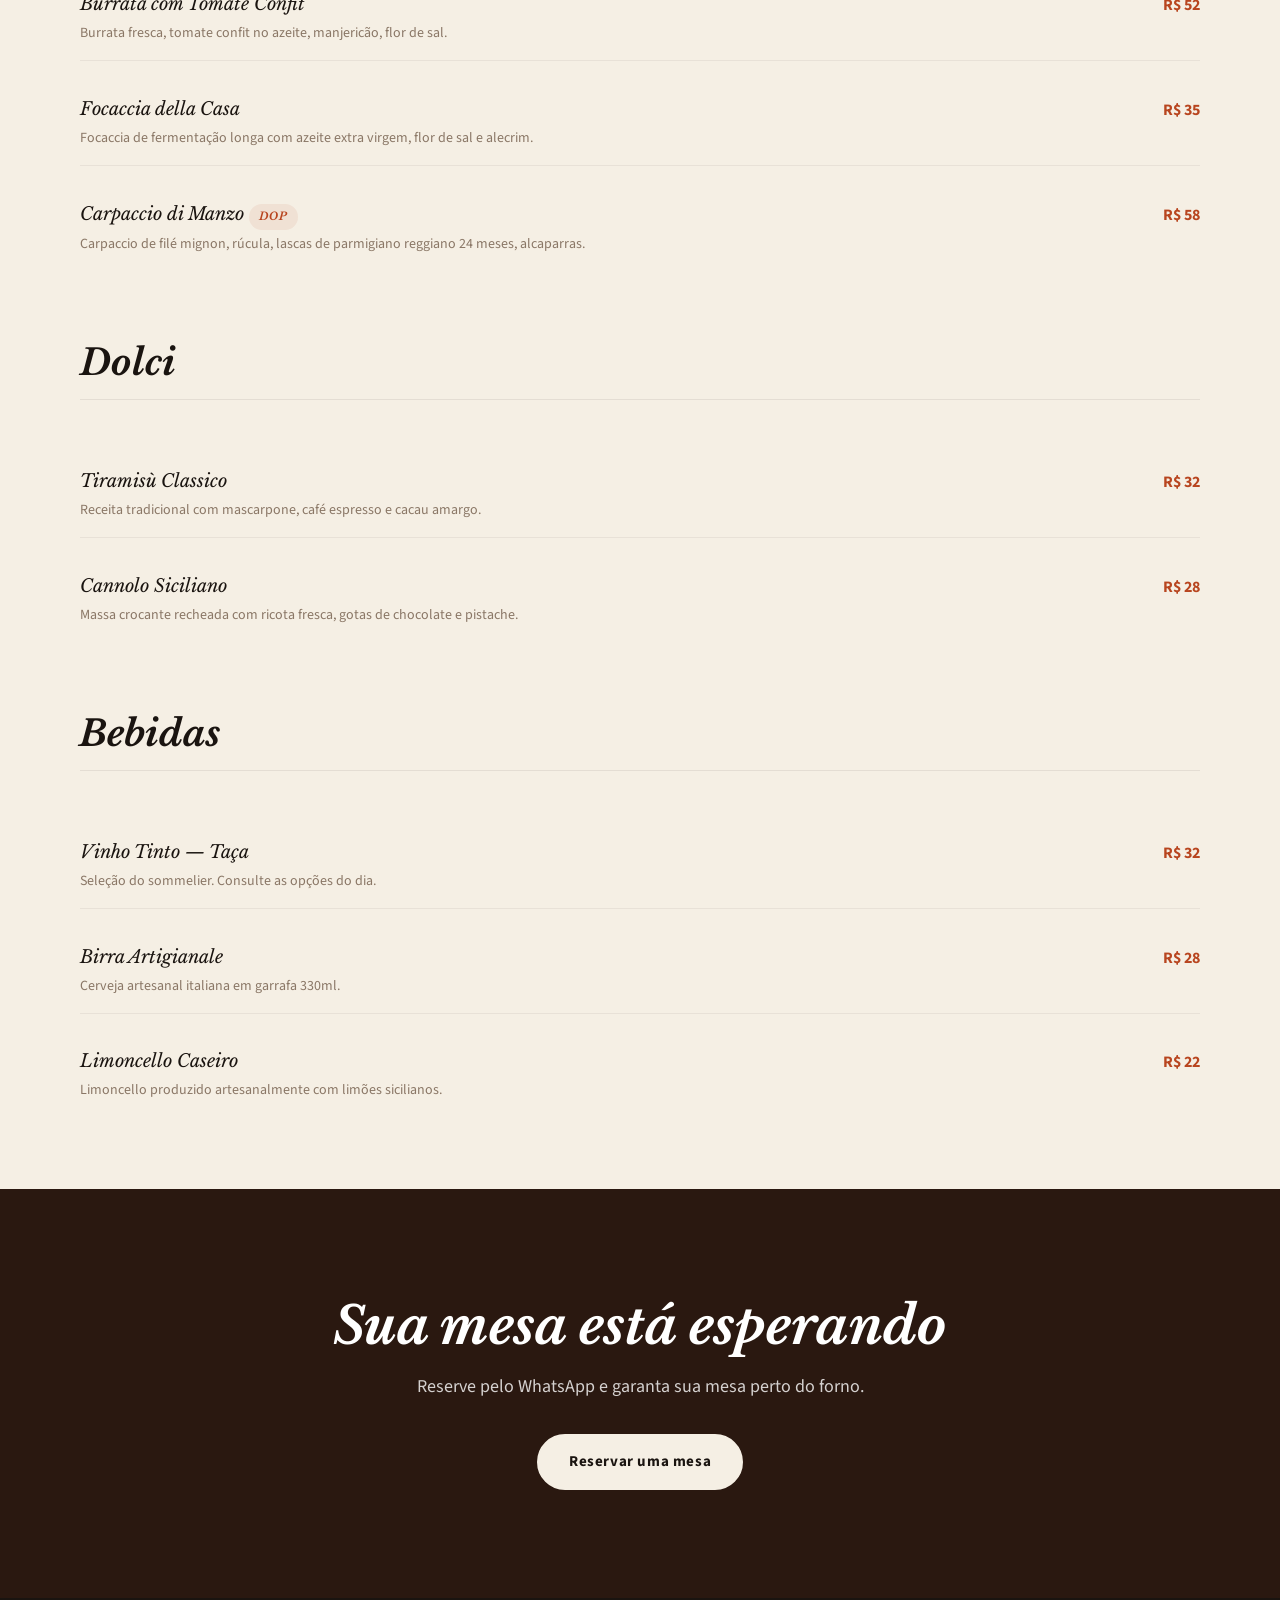
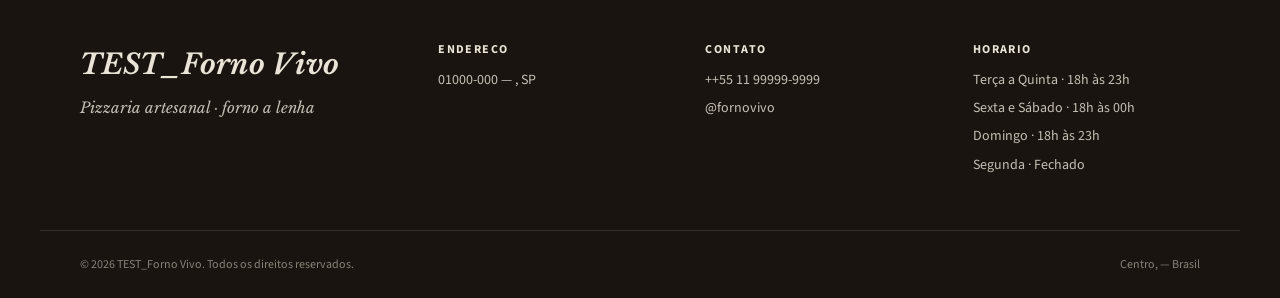
<file: menu.html>
<!DOCTYPE html>
<html lang="pt-BR">
<head>
  <meta charset="UTF-8">
  <meta name="viewport" content="width=device-width, initial-scale=1.0">
  <title>Cardapio | TEST_Forno Vivo</title>
  <meta name="description" content="Cardapio completo do TEST_Forno Vivo. Pizzas tradicionais e autorais, antipasti, dolci e bebidas. Pizzaria artesanal · forno a lenha em Centro, .">
  <meta property="og:title" content="Cardapio | TEST_Forno Vivo">
  <meta property="og:description" content="Pizzaria artesanal com forno a lenha em São Paulo. Massa de fermentação de 48 horas e ingredientes DOP italianos. Reserve sua mesa.">
  <meta property="og:image" content="assets/og-placeholder.jpg">
  <meta property="og:locale" content="pt_BR">
  <meta name="twitter:card" content="summary_large_image">
  <link rel="icon" type="image/png" href="assets/favicon.png">
  <link rel="preconnect" href="https://fonts.googleapis.com">
  <link rel="preconnect" href="https://fonts.gstatic.com" crossorigin>
  <link href="https://fonts.googleapis.com/css2?family=Libre+Baskerville:ital,wght@0,400;0,700;1,400;1,700&family=Source+Sans+3:wght@300;400;600;700&display=swap" rel="stylesheet">
  <link rel="stylesheet" href="style.css">
<script>window.__imgFallback=function(img,label){img.onerror=null;img.alt=label||'';img.style.cssText='background:#e5e7eb;min-height:40px';img.src='data:image/svg+xml,%3Csvg xmlns%3D%22http%3A%2F%2Fwww.w3.org%2F2000%2Fsvg%22 viewBox%3D%220 0 1 1%22%3E%3C%2Fsvg%3E';};</script>
</head>
<body>

  <!-- NAVBAR -->
  <header class="navbar">
    <div class="container nav-inner">
      <a href="index.html" class="brand">
        <span class="brand-name">TEST_Forno Vivo</span>
        <span class="brand-tag">Pizzaria artesanal · forno a lenha</span>
      </a>
      <nav class="nav-links" aria-label="Navegacao principal">
        <a href="index.html#manifesto">Sobre</a>
        <a href="#tradicionais">Pizzas</a>
        <a href="menu.html">Cardapio</a>
        <a href="forno.html">O Forno</a>
        <a href="index.html#info">Contato</a>
      </nav>
      <a href="https://wa.me/?text=Ol%C3%A1%2C%20gostaria%20de%20reservar%20uma%20mesa%20no%20Forno%20Vivo." class="cta-primary cta-primary--compact" aria-label="Reservar via WhatsApp">
        Reservar
      </a>
    </div>
  </header>

  <!-- PAGE HERO -->
  <section class="page-hero">
    <div class="container">
      <span class="eyebrow fade-up">Cardapio</span>
      <h1 class="section-title fade-up fade-up-delay-1">O nosso cardápio</h1>
      <p class="page-hero-sub fade-up fade-up-delay-2">Massa de fermentação longa, ingredientes DOP e o calor do forno a lenha.</p>
    </div>
  </section>

  <!-- CATEGORY NAV -->
  <div class="container">
    <nav class="menu-cat-nav" aria-label="Categorias do cardapio">
      <a href="#cat-0">Pizzas Tradicionais</a>
      <a href="#cat-1">Pizzas Autorais</a>
      <a href="#cat-2">Antipasti</a>
      <a href="#cat-3">Dolci</a>
      <a href="#cat-4">Bebidas</a>
    </nav>
  </div>

  <!-- CATEGORIES -->
  <section class="menu-category" id="cat-0">
    <div class="container">
      <h2 class="menu-category-title fade-up">Pizzas Tradicionais</h2>
      <div class="menu-item stagger-card" data-stagger="0">
        <div>
          <p class="menu-item-name">Margherita DOP <span class="dop-badge">DOP</span></p>
          <p class="menu-item-desc">Molho de San Marzano DOP, mozzarella di bufala campana DOP, manjericão fresco, azeite extra virgem.</p>
        </div>
        <span class="menu-item-price">R$ 78</span>
      </div>
      <div class="menu-item stagger-card" data-stagger="1">
        <div>
          <p class="menu-item-name">Marinara Antica <span class="dop-badge">DOP</span></p>
          <p class="menu-item-desc">Molho de San Marzano DOP, alho laminado, orégano siciliano, azeite.</p>
        </div>
        <span class="menu-item-price">R$ 58</span>
      </div>
      <div class="menu-item stagger-card" data-stagger="2">
        <div>
          <p class="menu-item-name">Quattro Formaggi <span class="dop-badge">DOP</span></p>
          <p class="menu-item-desc">Mozzarella di bufala, gorgonzola DOP, parmigiano reggiano 24 meses, taleggio DOP.</p>
        </div>
        <span class="menu-item-price">R$ 95</span>
      </div>
      <div class="menu-item stagger-card" data-stagger="3">
        <div>
          <p class="menu-item-name">Diavola Calabrese </p>
          <p class="menu-item-desc">Molho de San Marzano, mozzarella fior di latte, salame piccante calabrese, mel de pimenta.</p>
        </div>
        <span class="menu-item-price">R$ 88</span>
      </div>
    </div>
  </section>
  <section class="menu-category" id="cat-1">
    <div class="container">
      <h2 class="menu-category-title fade-up">Pizzas Autorais</h2>
      <div class="menu-item stagger-card" data-stagger="0">
        <div>
          <p class="menu-item-name">Tartufo Nero </p>
          <p class="menu-item-desc">Mozzarella fior di latte, creme de tartufo nero, parmigiano reggiano, rúcula.</p>
        </div>
        <span class="menu-item-price">R$ 110</span>
      </div>
      <div class="menu-item stagger-card" data-stagger="1">
        <div>
          <p class="menu-item-name">Bianca Especial </p>
          <p class="menu-item-desc">Mozzarella di bufala, mortadela com pistache de Bronte, burrata fresca.</p>
        </div>
        <span class="menu-item-price">R$ 105</span>
      </div>
      <div class="menu-item stagger-card" data-stagger="2">
        <div>
          <p class="menu-item-name">Figo e Gorgonzola <span class="dop-badge">DOP</span></p>
          <p class="menu-item-desc">Mozzarella fior di latte, figos frescos, gorgonzola DOP, mel, nozes.</p>
        </div>
        <span class="menu-item-price">R$ 98</span>
      </div>
    </div>
  </section>
  <section class="menu-category" id="cat-2">
    <div class="container">
      <h2 class="menu-category-title fade-up">Antipasti</h2>
      <div class="menu-item stagger-card" data-stagger="0">
        <div>
          <p class="menu-item-name">Burrata com Tomate Confit </p>
          <p class="menu-item-desc">Burrata fresca, tomate confit no azeite, manjericão, flor de sal.</p>
        </div>
        <span class="menu-item-price">R$ 52</span>
      </div>
      <div class="menu-item stagger-card" data-stagger="1">
        <div>
          <p class="menu-item-name">Focaccia della Casa </p>
          <p class="menu-item-desc">Focaccia de fermentação longa com azeite extra virgem, flor de sal e alecrim.</p>
        </div>
        <span class="menu-item-price">R$ 35</span>
      </div>
      <div class="menu-item stagger-card" data-stagger="2">
        <div>
          <p class="menu-item-name">Carpaccio di Manzo <span class="dop-badge">DOP</span></p>
          <p class="menu-item-desc">Carpaccio de filé mignon, rúcula, lascas de parmigiano reggiano 24 meses, alcaparras.</p>
        </div>
        <span class="menu-item-price">R$ 58</span>
      </div>
    </div>
  </section>
  <section class="menu-category" id="cat-3">
    <div class="container">
      <h2 class="menu-category-title fade-up">Dolci</h2>
      <div class="menu-item stagger-card" data-stagger="0">
        <div>
          <p class="menu-item-name">Tiramisù Classico </p>
          <p class="menu-item-desc">Receita tradicional com mascarpone, café espresso e cacau amargo.</p>
        </div>
        <span class="menu-item-price">R$ 32</span>
      </div>
      <div class="menu-item stagger-card" data-stagger="1">
        <div>
          <p class="menu-item-name">Cannolo Siciliano </p>
          <p class="menu-item-desc">Massa crocante recheada com ricota fresca, gotas de chocolate e pistache.</p>
        </div>
        <span class="menu-item-price">R$ 28</span>
      </div>
    </div>
  </section>
  <section class="menu-category" id="cat-4">
    <div class="container">
      <h2 class="menu-category-title fade-up">Bebidas</h2>
      <div class="menu-item stagger-card" data-stagger="0">
        <div>
          <p class="menu-item-name">Vinho Tinto — Taça </p>
          <p class="menu-item-desc">Seleção do sommelier. Consulte as opções do dia.</p>
        </div>
        <span class="menu-item-price">R$ 32</span>
      </div>
      <div class="menu-item stagger-card" data-stagger="1">
        <div>
          <p class="menu-item-name">Birra Artigianale </p>
          <p class="menu-item-desc">Cerveja artesanal italiana em garrafa 330ml.</p>
        </div>
        <span class="menu-item-price">R$ 28</span>
      </div>
      <div class="menu-item stagger-card" data-stagger="2">
        <div>
          <p class="menu-item-name">Limoncello Caseiro </p>
          <p class="menu-item-desc">Limoncello produzido artesanalmente com limões sicilianos.</p>
        </div>
        <span class="menu-item-price">R$ 22</span>
      </div>
    </div>
  </section>

  <!-- CTA -->
  <section class="cta-band">
    <div class="container">
      <h2 class="cta-band-title fade-up">Sua mesa está esperando</h2>
      <p class="cta-band-sub fade-up fade-up-delay-1">Reserve pelo WhatsApp e garanta sua mesa perto do forno.</p>
      <a href="https://wa.me/?text=Ol%C3%A1%2C%20gostaria%20de%20reservar%20uma%20mesa%20no%20Forno%20Vivo." class="cta-primary cta-primary--light fade-up fade-up-delay-2">
        Reservar uma mesa
      </a>
    </div>
  </section>

  <!-- FOOTER -->
  <footer class="footer">
    <div class="container footer-grid">
      <div class="footer-brand">
        <span class="footer-brand-name">TEST_Forno Vivo</span>
        <p class="footer-tag">Pizzaria artesanal · forno a lenha</p>
      </div>
      <div class="footer-col">
        <h4 class="footer-title">Endereco</h4>
        <p></p>
        <p>01000-000 — , SP</p>
      </div>
      <div class="footer-col">
        <h4 class="footer-title">Contato</h4>
        <p><a href="tel:+">++55 11 99999-9999</a></p>
        <p><a href="https://instagram.com/fornovivo" target="_blank" rel="noopener">@fornovivo</a></p>
      </div>
      <div class="footer-col">
        <h4 class="footer-title">Horario</h4>
        <p>Terça a Quinta · 18h às 23h</p>
        <p>Sexta e Sábado · 18h às 00h</p>
        <p>Domingo · 18h às 23h</p>
        <p>Segunda · Fechado</p>
      </div>
    </div>
    <div class="footer-bottom container">
      <span>&copy; <span id="year">2026</span> TEST_Forno Vivo. Todos os direitos reservados.</span>
      <span>Centro,  — Brasil</span>
    </div>
  </footer>

  <script src="script.js" defer></script>
</body>
</html>
</file>
<file: style.css>
/* ==========================================================
   Forno Vivo — template-ristoranti-004
   Settore: ristoranti (multi-page premium, pizzaria gourmet)
   Design system: §4 Food & Beverage — variante editoriale-premium
   Scroll animation: food-rustic (sfondo bianco)
   Lingua: pt-BR
   ========================================================== */

/* ----------------------------------------------------------
   @property — 7 colori brand con fallback
   ---------------------------------------------------------- */
@property --brand-primary { syntax: '<color>'; inherits: true; initial-value: #2A1810; }
@property --brand-accent  { syntax: '<color>'; inherits: true; initial-value: #B8451F; }
@property --brand-ink     { syntax: '<color>'; inherits: true; initial-value: #1A1410; }
@property --brand-bg      { syntax: '<color>'; inherits: true; initial-value: #F5EFE4; }
@property --brand-surface { syntax: '<color>'; inherits: true; initial-value: #FFFFFF; }
@property --brand-muted   { syntax: '<color>'; inherits: true; initial-value: #8A7766; }
@property --brand-footer  { syntax: '<color>'; inherits: true; initial-value: #1A1410; }

/* ----------------------------------------------------------
   :root — doppio fallback + placeholder pipeline (§4.1)
   ---------------------------------------------------------- */
:root {
  --brand-primary: #2A1810;
  --brand-accent:  #B8451F;
  --brand-ink:     #1A1410;
  --brand-bg:      #F5EFE4;
  --brand-surface: #FFFFFF;
  --brand-muted:   #8A7766;
  --brand-footer:  #1A1410;
}
:root {
  --brand-primary: #2A1810;
  --brand-accent:  #B8451F;
  --brand-ink:     #1A1410;
  --brand-bg:      #F5EFE4;
  --brand-surface: #FFFFFF;
  --brand-muted:   #8A7766;
  --brand-footer:  #1A1410;
}

:root {
  --scroll-bg: #FFFFFF;
  --white: #FFFFFF;

  /* Tipografia */
  --serif: 'Libre Baskerville', Georgia, 'Times New Roman', serif;
  --sans:  'Source Sans 3', system-ui, -apple-system, 'Segoe UI', sans-serif;

  /* Animazione */
  --anim-duration: 0.8s;
  --anim-easing: cubic-bezier(.22, 1, .36, 1);
  --anim-translateY: 56px;
  --anim-stagger: 130ms;

  /* Spacing */
  --section-py-tight: clamp(40px, 5vh, 64px);
  --section-py-base:  clamp(64px, 8vh, 112px);
  --section-py-large: clamp(80px, 12vh, 144px);

  /* Layout */
  --container-max: 1200px;
  --pad-x: 24px;

  /* Radius */
  --r-sm: 12px;
  --r-md: 20px;
  --r-lg: 28px;
  --r-pill: 999px;
}

/* ----------------------------------------------------------
   Reset e base
   ---------------------------------------------------------- */
*, *::before, *::after { box-sizing: border-box; }
html { scroll-behavior: smooth; -webkit-text-size-adjust: 100%; }
body {
  margin: 0;
  font-family: var(--sans);
  font-weight: 400;
  font-size: 17px;
  line-height: 1.6;
  color: var(--brand-ink);
  background: var(--brand-bg);
  -webkit-font-smoothing: antialiased;
  -moz-osx-font-smoothing: grayscale;
}
img, svg { display: block; max-width: 100%; height: auto; }
a { color: inherit; text-decoration: none; }
ul, ol { list-style: none; padding: 0; margin: 0; }
h1, h2, h3, h4 {
  font-family: var(--serif);
  font-weight: 700;
  line-height: 1.15;
  margin: 0;
  color: var(--brand-ink);
}

/* ----------------------------------------------------------
   Layout helpers
   ---------------------------------------------------------- */
.container {
  width: 100%;
  max-width: var(--container-max);
  margin: 0 auto;
  padding-left: var(--pad-x);
  padding-right: var(--pad-x);
}

.eyebrow {
  font-family: var(--sans);
  font-size: 12px;
  font-weight: 700;
  letter-spacing: 0.12em;
  text-transform: uppercase;
  color: var(--brand-accent);
  display: inline-block;
  margin-bottom: 16px;
}

.section-title {
  font-size: clamp(36px, 5vw, 48px);
  font-style: italic;
  margin-bottom: 16px;
}

.section-lede {
  font-size: 18px;
  color: var(--brand-muted);
  max-width: 640px;
}

.section-header {
  text-align: center;
  margin-bottom: 56px;
}
.section-header .section-lede { margin: 0 auto; }

/* ----------------------------------------------------------
   CTA — fill slide
   ---------------------------------------------------------- */
.cta-primary {
  display: inline-flex;
  align-items: center;
  justify-content: center;
  min-height: 48px;
  padding: 14px 30px;
  border-radius: var(--r-pill);
  background: var(--brand-accent);
  color: var(--white);
  font-family: var(--sans);
  font-weight: 700;
  font-size: 15px;
  letter-spacing: 0.04em;
  border: 2px solid var(--brand-accent);
  cursor: pointer;
  position: relative;
  overflow: hidden;
  transition: color 0.4s var(--anim-easing);
  z-index: 0;
}
.cta-primary::before {
  content: '';
  position: absolute;
  inset: 0;
  background: var(--brand-primary);
  transform: translateX(-101%);
  transition: transform 0.4s var(--anim-easing);
  z-index: -1;
}
.cta-primary:hover::before { transform: translateX(0); }
.cta-primary:focus-visible {
  outline: 3px solid var(--brand-accent);
  outline-offset: 3px;
}
.cta-primary--light {
  background: var(--brand-bg);
  border-color: var(--brand-bg);
  color: var(--brand-ink);
}
.cta-primary--light::before { background: var(--brand-primary); }
.cta-primary--light:hover { color: var(--white); }
.cta-primary--compact {
  min-height: 40px;
  padding: 10px 22px;
  font-size: 13px;
}

.cta-secondary {
  display: inline-flex;
  align-items: center;
  min-height: 44px;
  font-family: var(--serif);
  font-style: italic;
  font-size: 17px;
  color: var(--brand-ink);
  padding-bottom: 4px;
  position: relative;
}
.cta-secondary::after {
  content: '';
  position: absolute;
  left: 0; bottom: 0;
  width: 100%; height: 2px;
  background: var(--brand-accent);
  transform-origin: left;
  transform: scaleX(1);
  transition: transform 0.4s var(--anim-easing);
}
.cta-secondary:hover::after { transform: scaleX(0); transform-origin: right; }

.cta-link {
  display: inline-block;
  margin-top: 12px;
  font-weight: 600;
  color: var(--brand-accent);
  border-bottom: 1px solid currentColor;
  padding-bottom: 2px;
}

/* ----------------------------------------------------------
   NAVBAR
   ---------------------------------------------------------- */
.navbar {
  position: sticky;
  top: 0;
  z-index: 50;
  background: rgba(245, 239, 228, 0.92);
  backdrop-filter: saturate(180%) blur(10px);
  -webkit-backdrop-filter: saturate(180%) blur(10px);
  border-bottom: 1px solid rgba(42, 24, 16, 0.06);
}
.nav-inner {
  display: flex;
  align-items: center;
  justify-content: space-between;
  gap: 24px;
  min-height: 72px;
  padding-top: 12px;
  padding-bottom: 12px;
}
.brand { display: flex; flex-direction: column; line-height: 1.1; }
.brand-name {
  font-family: var(--serif);
  font-weight: 700;
  font-style: italic;
  font-size: 22px;
  color: var(--brand-ink);
}
.brand-tag {
  font-family: var(--sans);
  font-size: 10px;
  font-weight: 700;
  letter-spacing: 0.12em;
  text-transform: uppercase;
  color: var(--brand-muted);
  margin-top: 4px;
}
.nav-links { display: none; gap: 28px; }
.nav-links a {
  font-size: 15px;
  font-weight: 500;
  color: var(--brand-ink);
  transition: color 0.2s ease;
}
.nav-links a:hover { color: var(--brand-accent); }

/* ----------------------------------------------------------
   HERO
   ---------------------------------------------------------- */
.hero {
  padding-top: 56px;
  padding-bottom: var(--section-py-base);
}
.hero-grid {
  display: grid;
  grid-template-columns: 1fr;
  gap: 40px;
  align-items: center;
}
.hero-text { order: 1; }
.hero-image { order: 0; margin: 0; }
.hero-title {
  font-size: clamp(40px, 8vw, 72px);
  margin-bottom: 20px;
  font-style: italic;
}
.hero-sub {
  font-size: 19px;
  color: var(--brand-muted);
  margin: 0 0 32px;
  max-width: 520px;
}
.hero-ctas {
  display: flex;
  flex-wrap: wrap;
  gap: 20px;
  align-items: center;
  margin-bottom: 32px;
}
.hero-badges {
  display: flex;
  flex-wrap: wrap;
  gap: 20px 28px;
  font-size: 14px;
  color: var(--brand-muted);
  font-weight: 600;
}
.hero-badges li {
  display: inline-flex;
  align-items: center;
  gap: 8px;
}
.badge-icon {
  color: var(--brand-accent);
  flex-shrink: 0;
}
.hero-image img {
  width: 100%;
  border-radius: var(--r-lg);
  aspect-ratio: 16 / 9;
  object-fit: cover;
  box-shadow: 0 30px 80px -30px rgba(42, 24, 16, 0.25);
}

/* ----------------------------------------------------------
   MANIFESTO / ABOUT
   ---------------------------------------------------------- */
.manifesto {
  padding: var(--section-py-base) 0;
  background: var(--brand-surface);
}
.manifesto-grid {
  display: grid;
  grid-template-columns: 1fr;
  gap: 40px;
  align-items: center;
}
.manifesto-image { margin: 0; }
.manifesto-image img {
  width: 100%;
  border-radius: var(--r-lg);
  aspect-ratio: 3 / 2;
  object-fit: cover;
}
.manifesto-body {
  font-size: 18px;
  line-height: 1.7;
  margin: 0 0 24px;
}
.manifesto-signature {
  font-family: var(--serif);
  font-style: italic;
  font-size: 18px;
  color: var(--brand-accent);
  border-top: 1px solid rgba(42, 24, 16, 0.12);
  padding-top: 16px;
}

/* ----------------------------------------------------------
   SCROLL ANIMATION (food-rustic, sfondo bianco)
   ---------------------------------------------------------- */
.scroll-animation {
  position: relative;
  height: 300vh;
  background: var(--scroll-bg);
}
.scroll-anim-pin {
  position: sticky;
  top: 0;
  height: 100vh;
  display: flex;
  align-items: center;
  justify-content: center;
  overflow: hidden;
}
#scroll-canvas {
  display: block;
  width: 100%;
  height: 100%;
}
/* ----------------------------------------------------------
   FORNO (il differenziatore)
   ---------------------------------------------------------- */
.forno-section {
  padding: var(--section-py-base) 0;
}
.forno-grid {
  display: grid;
  grid-template-columns: 1fr;
  gap: 40px;
  align-items: center;
}
.forno-image { margin: 0; }
.forno-image img {
  width: 100%;
  border-radius: var(--r-lg);
  aspect-ratio: 3 / 2;
  object-fit: cover;
}
.forno-body {
  font-size: 18px;
  line-height: 1.7;
  margin: 0 0 24px;
}

/* ----------------------------------------------------------
   DOP INGREDIENTS
   ---------------------------------------------------------- */
.dop {
  padding: var(--section-py-base) 0;
  background: var(--brand-surface);
}
.dop-grid {
  display: grid;
  grid-template-columns: 1fr;
  gap: 24px;
}
.dop-card {
  display: flex;
  gap: 20px;
  align-items: flex-start;
  background: var(--brand-bg);
  border-radius: var(--r-md);
  padding: 24px;
}
.dop-card-image {
  width: 80px;
  height: 80px;
  border-radius: var(--r-sm);
  overflow: hidden;
  flex-shrink: 0;
}
.dop-card-image img {
  width: 100%;
  height: 100%;
  object-fit: cover;
}
.dop-card-name {
  font-size: 18px;
  font-style: italic;
  margin-bottom: 4px;
}
.dop-card-origin {
  font-size: 12px;
  font-weight: 700;
  letter-spacing: 0.12em;
  text-transform: uppercase;
  color: var(--brand-accent);
  margin-bottom: 8px;
}
.dop-card-desc {
  font-size: 15px;
  color: var(--brand-muted);
  margin: 0;
  line-height: 1.55;
}

/* ----------------------------------------------------------
   MENU HIGHLIGHTS
   ---------------------------------------------------------- */
.menu-hl {
  padding: var(--section-py-base) 0;
}
.menu-hl-grid {
  display: grid;
  grid-template-columns: 1fr;
  gap: 24px;
}
.menu-hl-card {
  background: var(--brand-surface);
  border-radius: var(--r-md);
  overflow: hidden;
  box-shadow: 0 4px 24px -8px rgba(42, 24, 16, 0.10);
}
.menu-hl-card-image {
  aspect-ratio: 1 / 1;
  overflow: hidden;
}
.menu-hl-card-image img {
  width: 100%;
  height: 100%;
  object-fit: cover;
  transition: transform 0.6s var(--anim-easing);
}
.menu-hl-card:hover .menu-hl-card-image img { transform: scale(1.04); }
.menu-hl-card-body { padding: 24px; }
.menu-hl-card-head {
  display: flex;
  align-items: baseline;
  justify-content: space-between;
  gap: 12px;
  margin-bottom: 8px;
}
.menu-hl-card-title {
  font-size: 20px;
  font-style: italic;
}
.menu-hl-card-price {
  font-family: var(--sans);
  font-weight: 700;
  font-size: 17px;
  color: var(--brand-accent);
  white-space: nowrap;
}
.menu-hl-card-desc {
  font-size: 15px;
  color: var(--brand-muted);
  margin: 0 0 12px;
  line-height: 1.55;
}
.dop-badge {
  display: inline-block;
  font-size: 11px;
  font-weight: 700;
  letter-spacing: 0.08em;
  text-transform: uppercase;
  color: var(--brand-accent);
  background: rgba(184, 69, 31, 0.08);
  padding: 4px 10px;
  border-radius: var(--r-pill);
}
.menu-hl-foot {
  text-align: center;
  margin-top: 48px;
}

/* ----------------------------------------------------------
   AMBIENTE
   ---------------------------------------------------------- */
.ambiente {
  padding: var(--section-py-base) 0;
  background: var(--brand-surface);
}
.ambiente-grid {
  display: grid;
  grid-template-columns: 1fr;
  gap: 16px;
}
.ambiente-tile {
  margin: 0;
  border-radius: var(--r-md);
  overflow: hidden;
}
.ambiente-tile img {
  width: 100%;
  height: 100%;
  object-fit: cover;
  aspect-ratio: 3 / 2;
}

/* ----------------------------------------------------------
   INFO — orari, indirizzo, mappa
   ---------------------------------------------------------- */
.info {
  padding: var(--section-py-tight) 0;
}
.info-grid {
  display: grid;
  grid-template-columns: 1fr;
  gap: 32px;
}
.info-block {
  background: var(--brand-surface);
  border-radius: var(--r-lg);
  padding: 32px 28px;
  border: 1px solid rgba(42, 24, 16, 0.06);
}
.info-icon-wrap {
  width: 48px;
  height: 48px;
  border-radius: var(--r-sm);
  background: rgba(184, 69, 31, 0.08);
  color: var(--brand-accent);
  display: flex;
  align-items: center;
  justify-content: center;
  margin-bottom: 20px;
}
.info-title {
  font-size: 20px;
  font-style: italic;
  margin-bottom: 16px;
}
.hours-list li {
  display: flex;
  justify-content: space-between;
  gap: 16px;
  padding: 8px 0;
  border-bottom: 1px dashed rgba(42, 24, 16, 0.10);
  font-size: 15px;
}
.hours-list li:last-child { border-bottom: none; }
.hours-day { font-weight: 600; }
.hours-time { color: var(--brand-muted); }
.info-address {
  font-style: normal;
  font-size: 16px;
  line-height: 1.6;
  display: flex;
  flex-direction: column;
}
.address-street { font-weight: 600; }
.address-city { color: var(--brand-muted); }
.info-line { margin: 8px 0; font-size: 16px; }
.info-link {
  color: var(--brand-ink);
  border-bottom: 1px solid rgba(42, 24, 16, 0.15);
  padding-bottom: 1px;
  transition: color 0.2s ease;
}
.info-link:hover { color: var(--brand-accent); }
.map-embed {
  margin-top: 24px;
  border-radius: var(--r-md);
  overflow: hidden;
}
.map-embed iframe {
  width: 100%;
  height: 280px;
  border: 0;
}

/* ----------------------------------------------------------
   CTA BAND
   ---------------------------------------------------------- */
.cta-band {
  padding: var(--section-py-large) 0;
  background: var(--brand-primary);
  color: var(--white);
  text-align: center;
}
.cta-band-title {
  color: var(--white);
  font-size: clamp(32px, 5vw, 52px);
  font-style: italic;
  margin-bottom: 16px;
}
.cta-band-sub {
  color: rgba(255, 255, 255, 0.80);
  font-size: 18px;
  max-width: 540px;
  margin: 0 auto 32px;
}

/* ----------------------------------------------------------
   FOOTER
   ---------------------------------------------------------- */
.footer {
  background: var(--brand-footer);
  color: rgba(245, 239, 228, 0.78);
  padding: var(--section-py-tight) 0 24px;
}
.footer a { color: inherit; }
.footer a:hover { color: var(--brand-accent); }
.footer-grid {
  display: grid;
  grid-template-columns: 1fr;
  gap: 32px;
  margin-bottom: 48px;
}
.footer-brand-name {
  font-family: var(--serif);
  font-weight: 700;
  font-style: italic;
  font-size: 28px;
  color: rgba(245, 239, 228, 0.95);
}
.footer-tag {
  font-family: var(--serif);
  font-style: italic;
  font-size: 15px;
  margin-top: 8px;
}
.footer-title {
  color: rgba(245, 239, 228, 0.95);
  font-family: var(--sans);
  font-size: 12px;
  font-weight: 700;
  letter-spacing: 0.12em;
  text-transform: uppercase;
  margin-bottom: 12px;
}
.footer-col p { margin: 6px 0; font-size: 14px; }
.footer-bottom {
  display: flex;
  flex-direction: column;
  gap: 8px;
  padding-top: 24px;
  border-top: 1px solid rgba(245, 239, 228, 0.12);
  font-size: 12px;
  color: rgba(245, 239, 228, 0.5);
}

/* ----------------------------------------------------------
   MENU PAGE
   ---------------------------------------------------------- */
.page-hero {
  padding: 40px 0 var(--section-py-tight);
  text-align: center;
}
.page-hero .section-title { margin-bottom: 8px; }
.page-hero-sub {
  font-size: 17px;
  color: var(--brand-muted);
  margin: 0;
}

.menu-cat-nav {
  display: flex;
  gap: 16px;
  overflow-x: auto;
  padding: 16px 0;
  margin-bottom: 48px;
  border-bottom: 1px solid rgba(42, 24, 16, 0.08);
}
.menu-cat-nav a {
  font-size: 13px;
  font-weight: 700;
  letter-spacing: 0.08em;
  text-transform: uppercase;
  white-space: nowrap;
  color: var(--brand-muted);
  padding: 8px 16px;
  border-radius: var(--r-pill);
  transition: color 0.2s, background 0.2s;
}
.menu-cat-nav a:hover {
  color: var(--brand-accent);
  background: rgba(184, 69, 31, 0.06);
}

.menu-category {
  padding-bottom: var(--section-py-base);
}
.menu-category-title {
  font-size: clamp(24px, 4vw, 36px);
  font-style: italic;
  margin-bottom: 32px;
  padding-bottom: 16px;
  border-bottom: 1px solid rgba(42, 24, 16, 0.08);
}
.menu-item {
  display: flex;
  justify-content: space-between;
  align-items: baseline;
  gap: 16px;
  padding: 16px 0;
  border-bottom: 1px solid rgba(42, 24, 16, 0.06);
}
.menu-item:last-child { border-bottom: none; }
.menu-item-name {
  font-family: var(--serif);
  font-style: italic;
  font-size: 18px;
  margin-bottom: 4px;
}
.menu-item-desc {
  font-size: 14px;
  color: var(--brand-muted);
  margin: 0;
  line-height: 1.5;
}
.menu-item-price {
  font-weight: 700;
  font-size: 16px;
  color: var(--brand-accent);
  white-space: nowrap;
}

/* ----------------------------------------------------------
   FORNO PAGE
   ---------------------------------------------------------- */
.forno-hero {
  position: relative;
  min-height: 60vh;
  display: flex;
  align-items: flex-end;
  overflow: hidden;
}
.forno-hero-bg {
  position: absolute;
  inset: 0;
  width: 100%;
  height: 100%;
  object-fit: cover;
}
.forno-hero-overlay {
  position: relative;
  z-index: 2;
  width: 100%;
  padding: 48px var(--pad-x) 56px;
  background: linear-gradient(to top, rgba(26, 20, 16, 0.80) 0%, transparent 100%);
}
.forno-hero-title {
  font-size: clamp(36px, 7vw, 64px);
  font-style: italic;
  color: var(--white);
  margin-bottom: 8px;
}
.forno-hero-sub {
  font-size: 17px;
  color: rgba(245, 239, 228, 0.80);
}

.forno-story {
  padding: var(--section-py-base) 0;
}
.forno-story-body {
  font-size: 18px;
  line-height: 1.7;
  max-width: 720px;
  margin: 0 auto;
}

.forno-process {
  padding: var(--section-py-base) 0;
  background: var(--brand-surface);
}
.process-grid {
  display: grid;
  grid-template-columns: 1fr;
  gap: 32px;
  max-width: 720px;
  margin: 0 auto;
}
.process-step {
  display: flex;
  gap: 20px;
  align-items: flex-start;
}
.process-icon {
  width: 48px;
  height: 48px;
  border-radius: var(--r-sm);
  background: rgba(184, 69, 31, 0.08);
  color: var(--brand-accent);
  display: flex;
  align-items: center;
  justify-content: center;
  flex-shrink: 0;
}
.process-step-title {
  font-size: 18px;
  font-style: italic;
  margin-bottom: 6px;
}
.process-step-desc {
  font-size: 15px;
  color: var(--brand-muted);
  margin: 0;
  line-height: 1.55;
}

.forno-farine {
  padding: var(--section-py-base) 0;
}

.forno-pizzaiolo {
  padding: var(--section-py-base) 0;
  background: var(--brand-surface);
}
.pizzaiolo-grid {
  display: grid;
  grid-template-columns: 1fr;
  gap: 40px;
  align-items: center;
}
.pizzaiolo-image { margin: 0; }
.pizzaiolo-image img {
  width: 100%;
  max-width: 400px;
  border-radius: var(--r-lg);
  aspect-ratio: 3 / 4;
  object-fit: cover;
}

/* ==========================================================
   ANIMAZIONI — Fade Up + Stagger Cards
   ========================================================== */
.fade-up {
  opacity: 0;
  transform: translateY(var(--anim-translateY));
  transition: opacity var(--anim-duration) var(--anim-easing),
              transform var(--anim-duration) var(--anim-easing);
  will-change: transform, opacity;
}
.fade-up.visible {
  opacity: 1;
  transform: translateY(0);
}
.fade-up-delay-1 { transition-delay: calc(var(--anim-stagger) * 1); }
.fade-up-delay-2 { transition-delay: calc(var(--anim-stagger) * 2); }
.fade-up-delay-3 { transition-delay: calc(var(--anim-stagger) * 3); }
.fade-up-delay-4 { transition-delay: calc(var(--anim-stagger) * 4); }

.stagger-card {
  opacity: 0;
  transform: translateY(40px) scale(0.97);
  transition: opacity 0.6s var(--anim-easing),
              transform 0.6s var(--anim-easing);
  will-change: transform, opacity;
}
.stagger-card.visible {
  opacity: 1;
  transform: translateY(0) scale(1);
}

/* Parallax container */
.parallax-wrap {
  overflow: hidden;
}
.parallax-img {
  will-change: transform;
}

/* ==========================================================
   IMAGE FALLBACK
   ========================================================== */
.img-fallback {
  position: relative;
  overflow: hidden;
  background: linear-gradient(135deg,
    color-mix(in srgb, var(--brand-primary) 8%, var(--brand-bg)),
    color-mix(in srgb, var(--brand-accent) 6%, var(--brand-bg)));
}
.img-svg-fallback {
  display: flex;
  align-items: center;
  justify-content: center;
  aspect-ratio: 4 / 3;
  color: var(--brand-muted);
}

/* ==========================================================
   RESPONSIVE
   ========================================================== */
@media (min-width: 768px) {
  :root { --pad-x: 40px; }

  .nav-links { display: flex; }

  .hero-grid {
    grid-template-columns: 1.05fr 1fr;
    gap: 56px;
  }
  .hero-text { order: 0; }
  .hero-image { order: 1; }

  .manifesto-grid {
    grid-template-columns: 1fr 1.2fr;
    gap: 64px;
  }

  .forno-grid {
    grid-template-columns: 1fr 1fr;
    gap: 64px;
  }

  .dop-grid { grid-template-columns: repeat(2, 1fr); }

  .menu-hl-grid {
    grid-template-columns: repeat(2, 1fr);
    gap: 32px;
  }

  .ambiente-grid {
    grid-template-columns: 1fr 1fr;
    gap: 20px;
  }

  .info-grid {
    grid-template-columns: repeat(3, 1fr);
    gap: 24px;
  }

  .footer-grid {
    grid-template-columns: 1.4fr 1fr 1fr 1fr;
    gap: 40px;
  }
  .footer-bottom {
    flex-direction: row;
    justify-content: space-between;
  }

  .pizzaiolo-grid {
    grid-template-columns: auto 1fr;
    gap: 56px;
  }
}

@media (min-width: 1024px) {
  .menu-hl-grid { grid-template-columns: repeat(3, 1fr); }
  .dop-grid { grid-template-columns: repeat(4, 1fr); }
  .ambiente-grid { grid-template-columns: 1fr 1fr 1fr; }
}

@media (max-width: 767px) {
  :root { --anim-translateY: 28px; }
  .scroll-animation { height: 200vh; }
}

/* ==========================================================
   ACCESSIBILITA — prefers-reduced-motion
   ========================================================== */
@media (prefers-reduced-motion: reduce) {
  *, *::before, *::after {
    animation-duration: 0.01ms !important;
    animation-iteration-count: 1 !important;
    transition-duration: 0.01ms !important;
    scroll-behavior: auto !important;
  }
  .fade-up, .stagger-card { opacity: 1; transform: none; }
}
</file>
